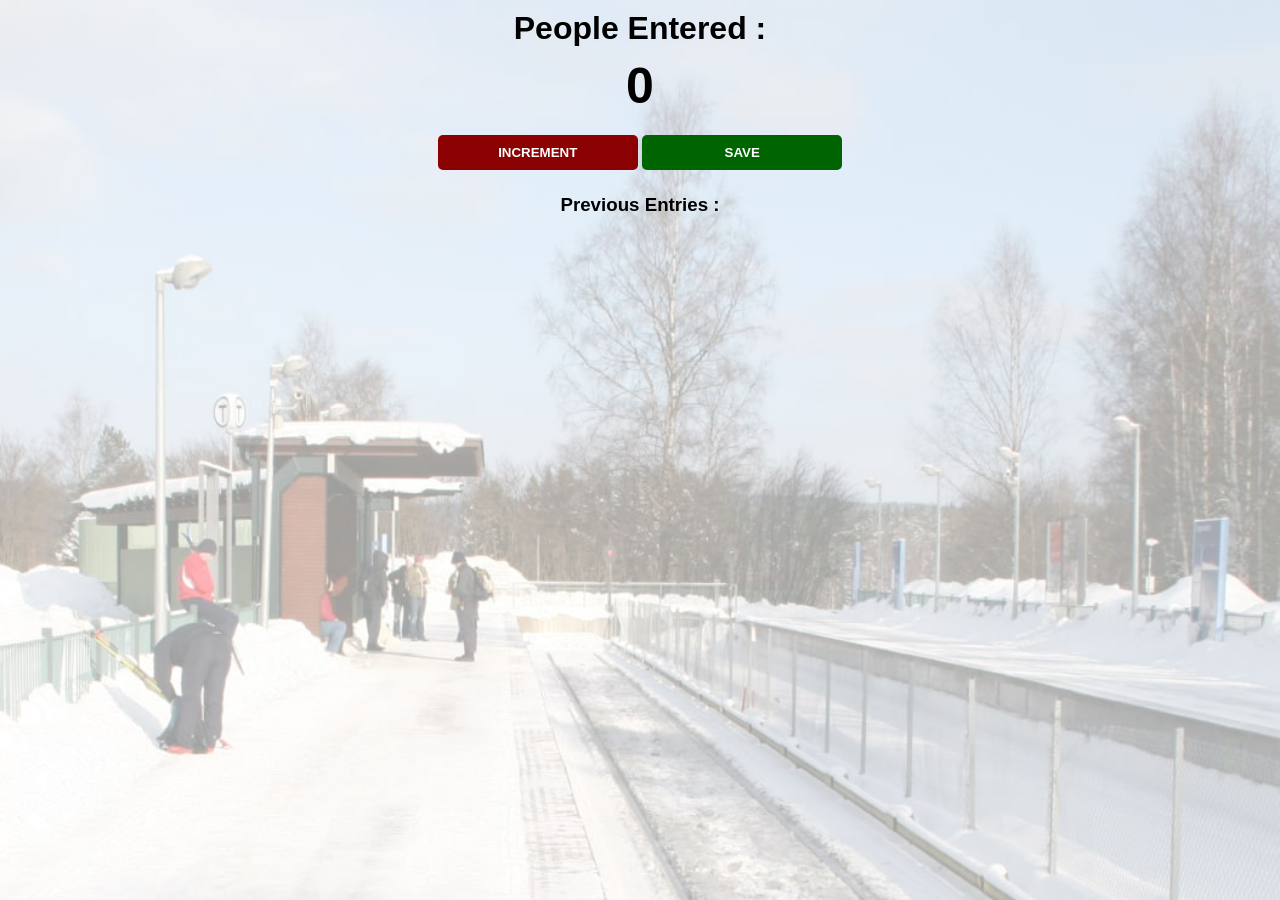
<file: f1/Javascript/index.html>
<html>
    <head>
        <link rel="stylesheet" href="index.css">
        <!-- <link rel="stylesheet" href="index.js"> -->
    </head>
    <body>
        <h1>People Entered :</h1>
        <h2 id="count-el">0</h2>
        <button id="increment-btn" onclick="increment()">INCREMENT</button>
        <button id="save-btn" onclick="save()">SAVE</button>
        <h3 id="save-el">Previous Entries : </h3>
        <script src="index.js"></script>
    </body>
</html>
</file>
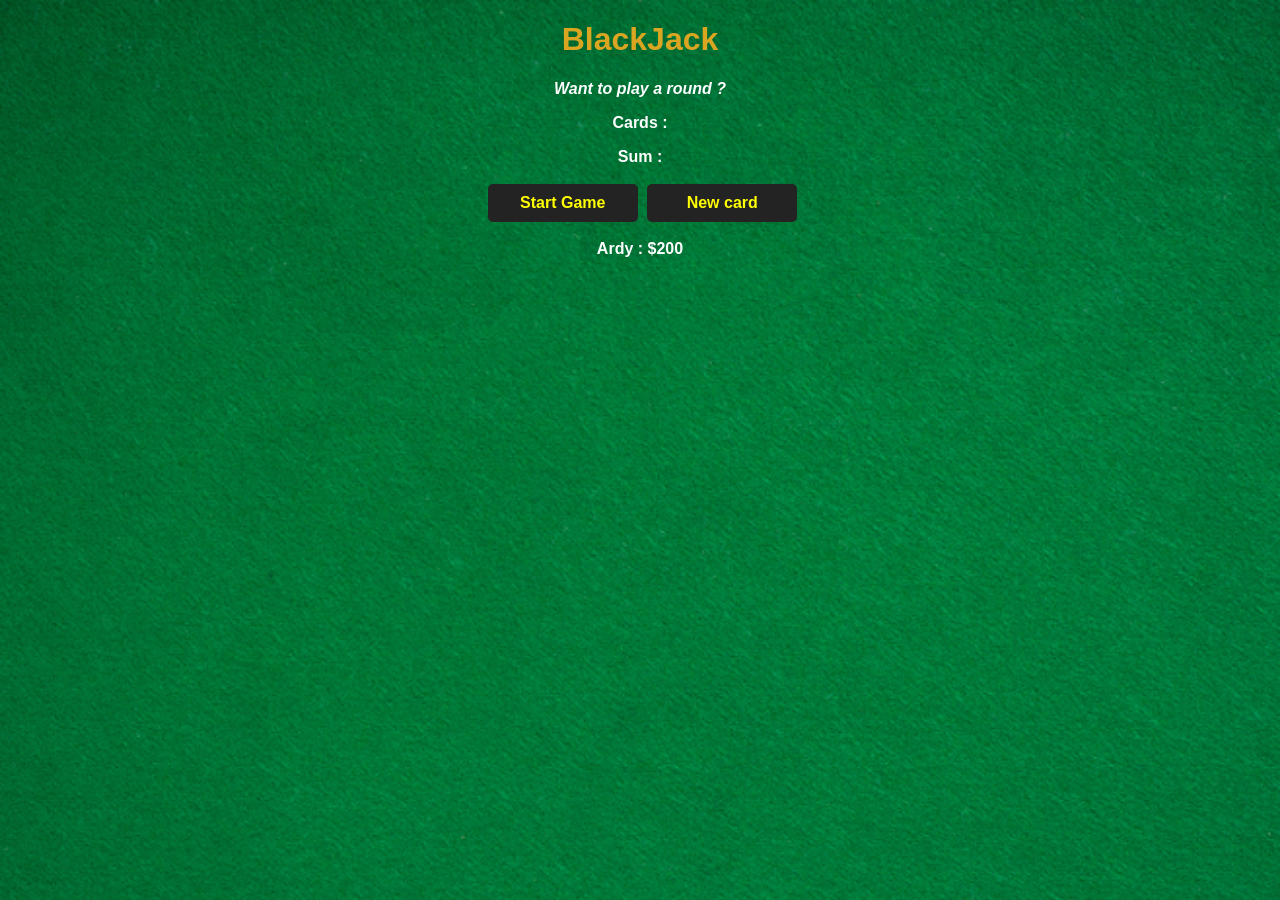
<file: f1/Javascript/Blackjack/index.html>
<!DOCTYPE html>
<html lang="en">
<head>
    <meta charset="UTF-8">
    <meta http-equiv="X-UA-Compatible" content="IE=edge">
    <link rel="stylesheet" href="index.css">
    <meta name="viewport" content="width=device-width, initial-scale=1.0">
    <title>BlackJack</title>
</head>
<body>
    <h1>BlackJack</h1>
    <p id="message-el">Want to play a round ?</p>
    <p id="card-el">Cards :</p>
    <p id="sum-el">Sum : </p>
    <button onclick="start_game()">Start Game</button>
    <button onclick="new_card()">New card</button>
    <p id="player-el"></p>
    <script src="index.js"></script>
</body>
</html>
</file>
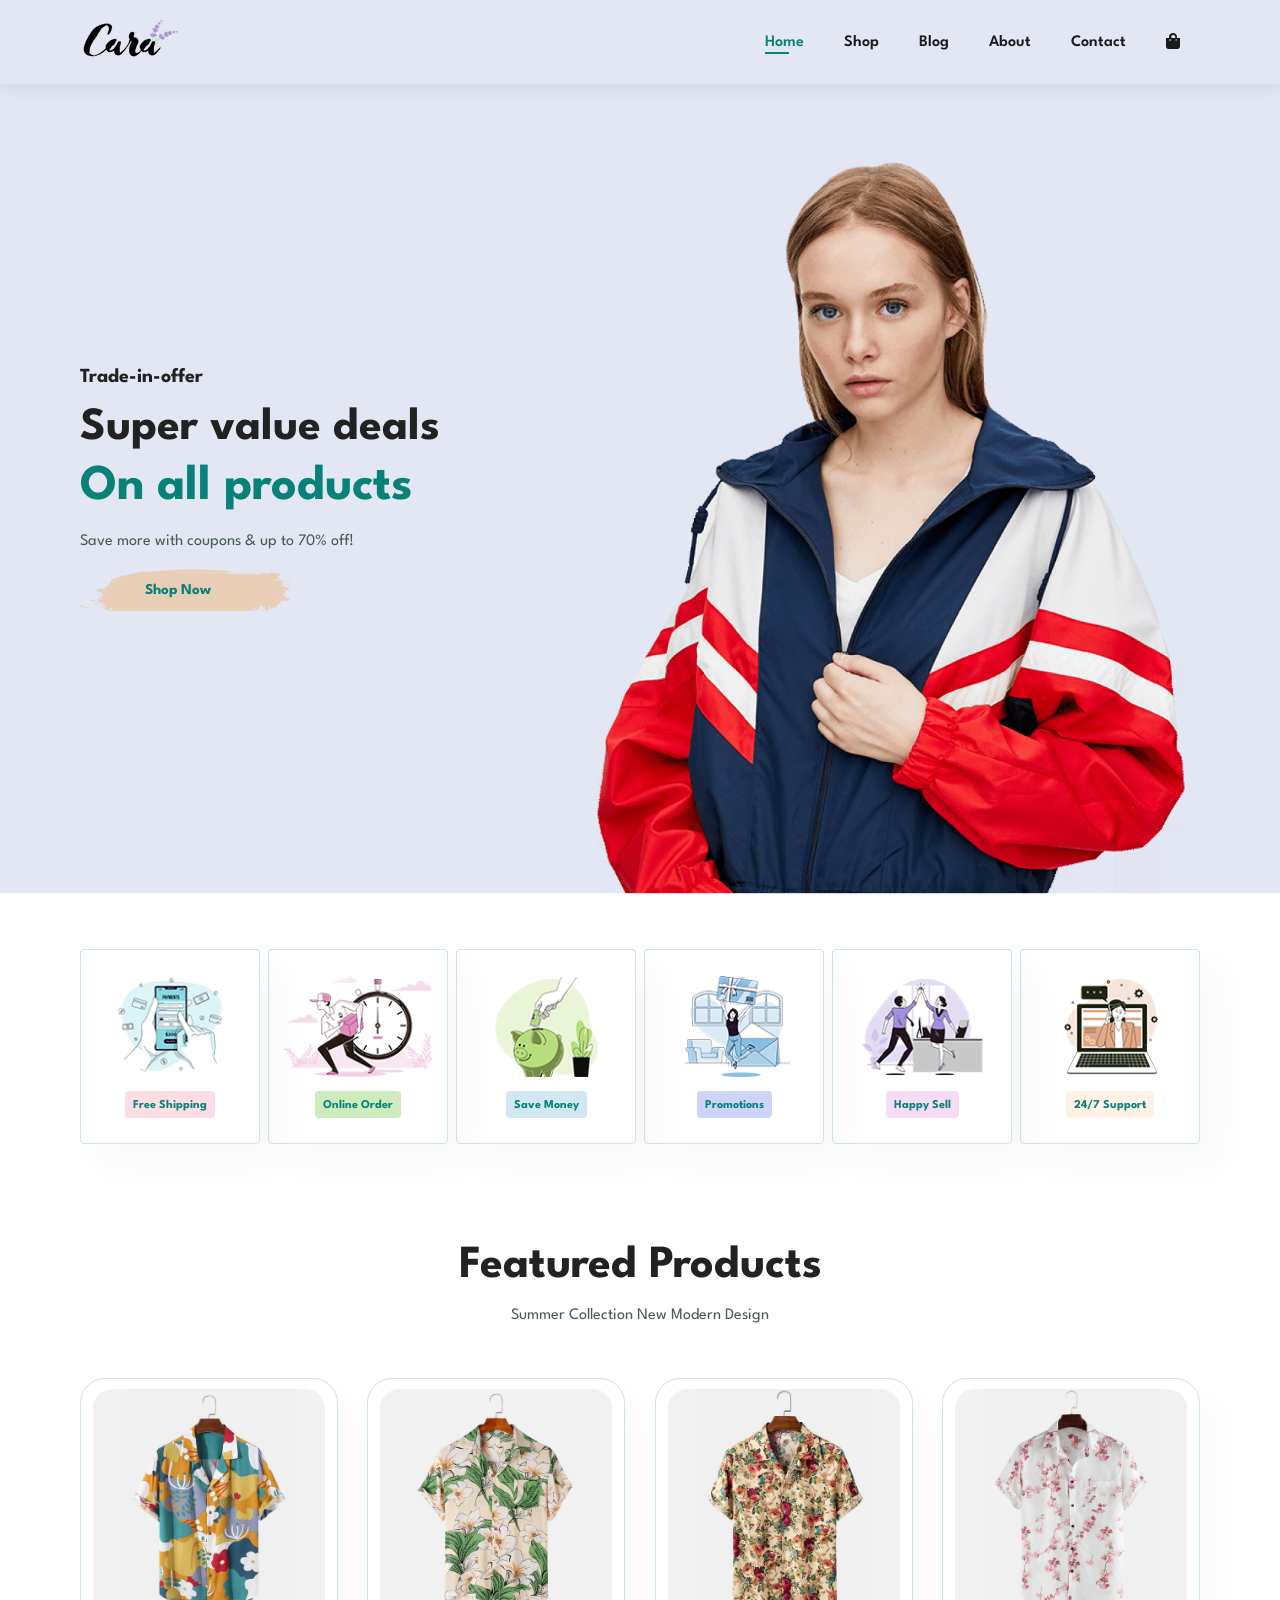
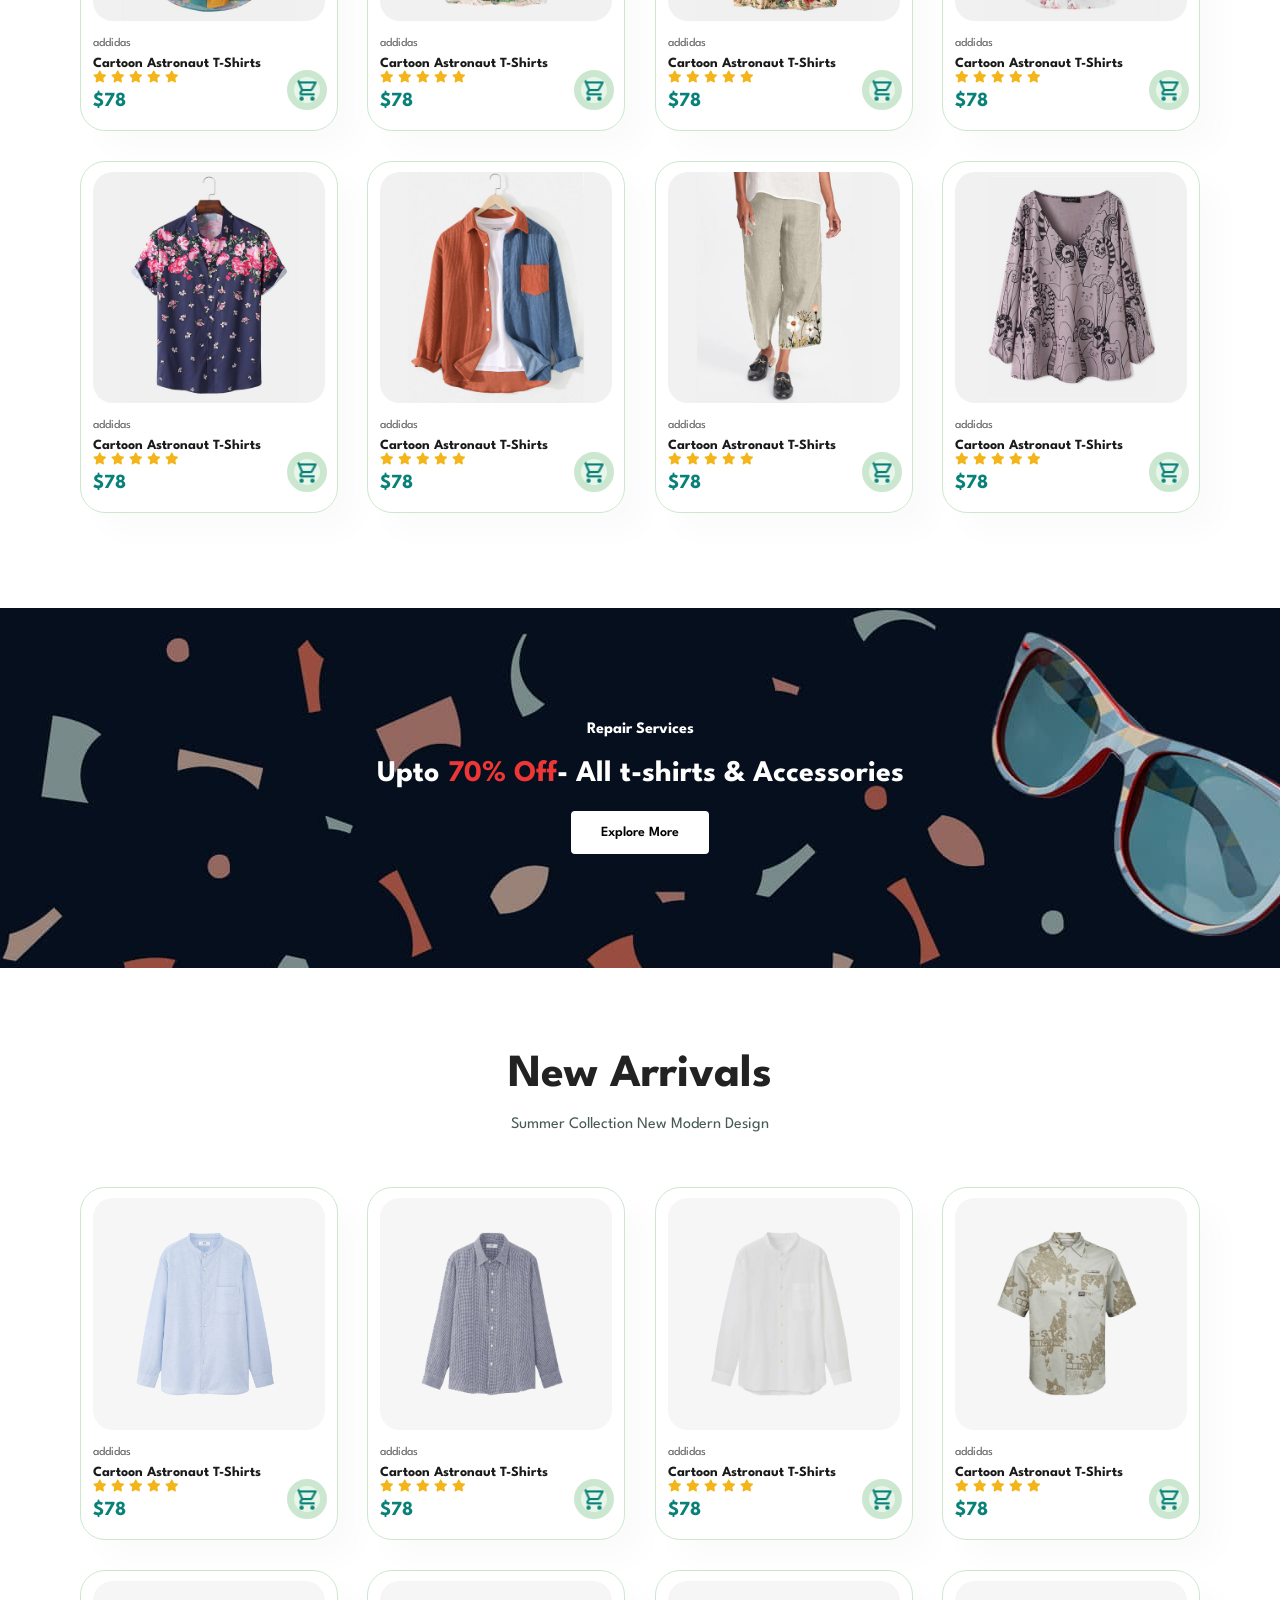
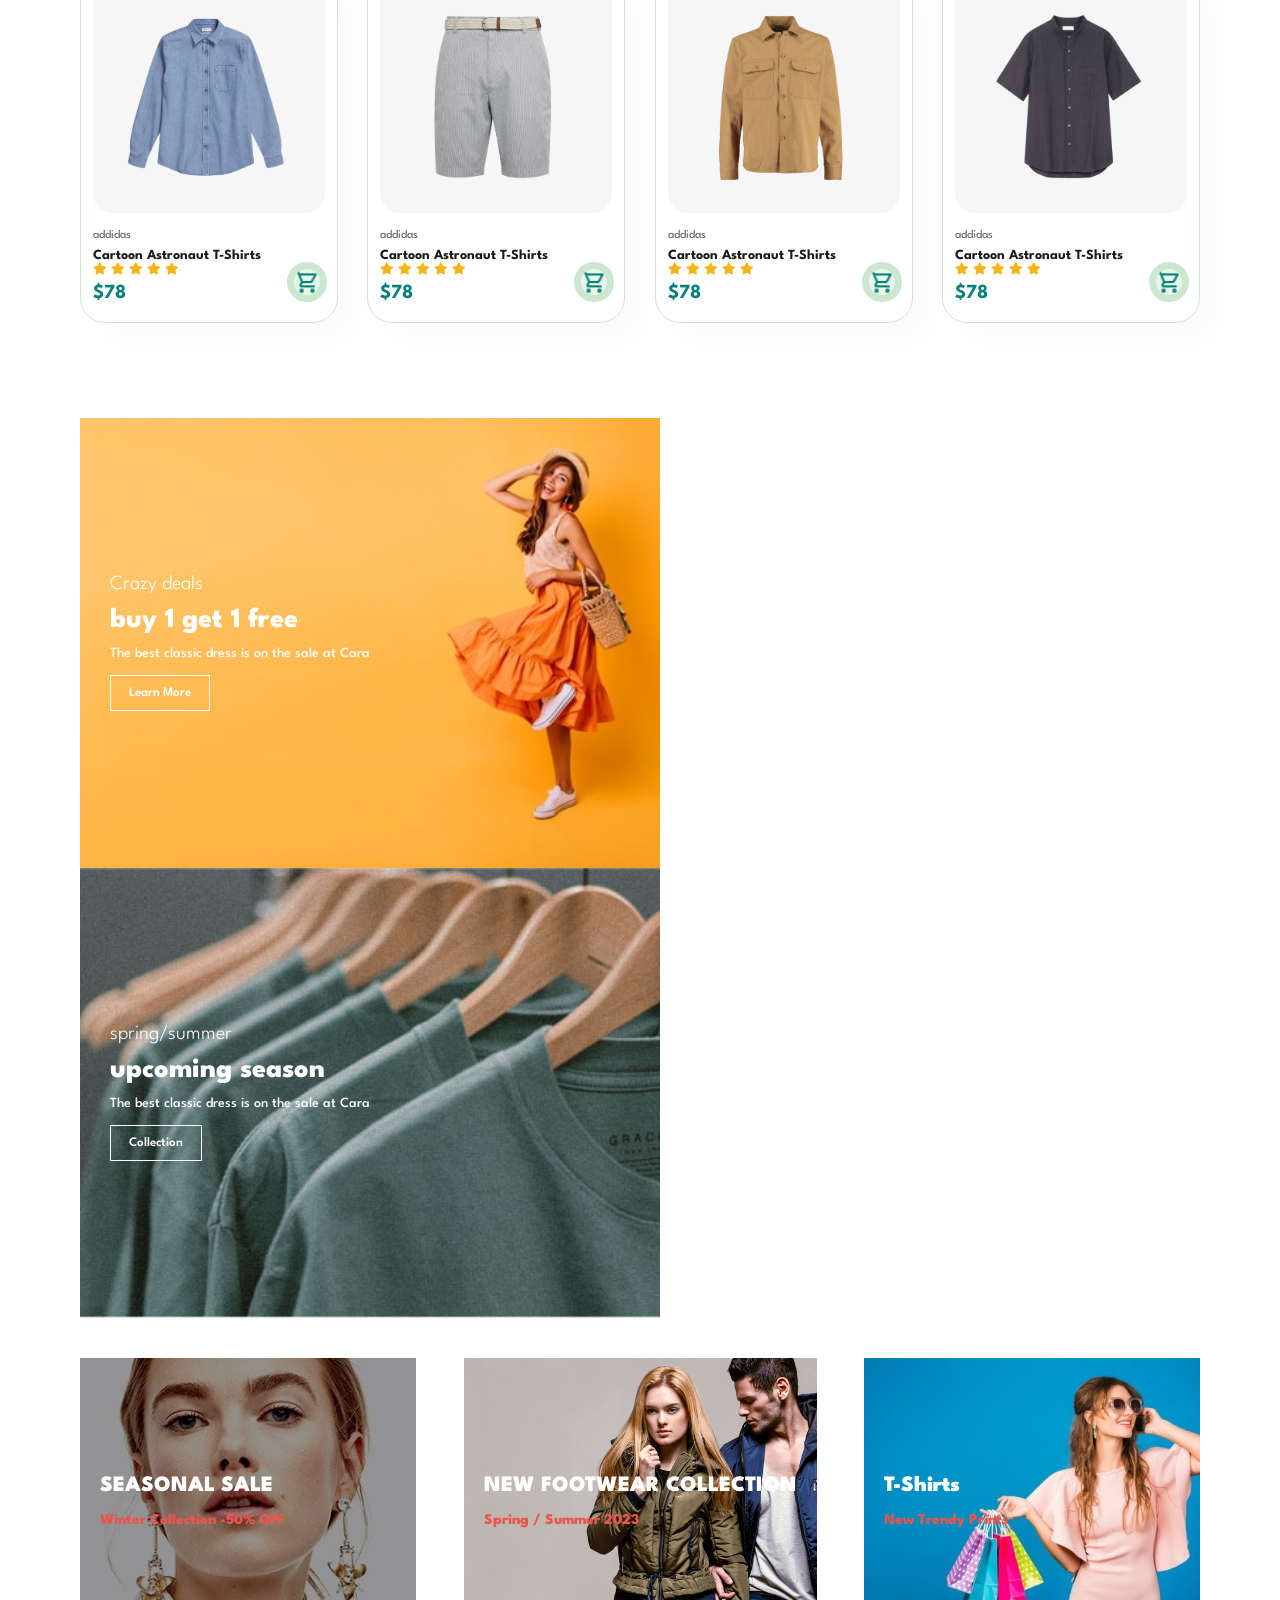
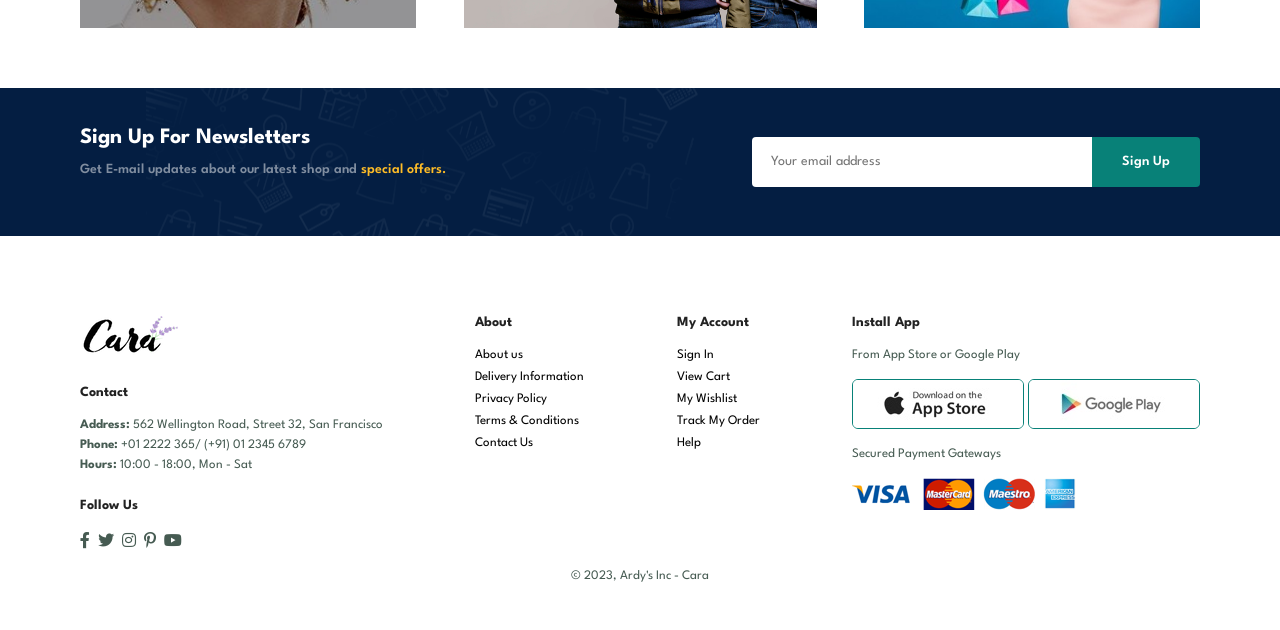
<file: f1/Javascript/Build-and-Deploy-Ecommerce-Website-main/index.html>
<!DOCTYPE html>
<html lang="en">

    <head>
        <meta charset="UTF-8">
        <meta http-equiv="X-UA-Compatible" content="IE=edge">
        <meta name="viewport" content="width=device-width, initial-scale=1.0">
        <title>Cara</title>
        <link rel="stylesheet" href="style.css">
        <link rel="stylesheet" href="https://use.fontawesome.com/releases/v5.15.4/css/all.css" /> 
    </head>

    <body>
        <section id="header">
            <a href="#"><img src="img/logo.png" alt=""></a>
            <div>
                <ul id="navbar">
                    <li><a class = "active" href="index.html">Home</a></li>
                    <li><a href="shop.html" >Shop</a></li>
                    <li><a href="blog.html" >Blog</a></li>
                    <li><a href="about.html" >About</a></li>
                    <li><a href="contact.html" >Contact</a></li>
                    <li id="lg-bag"><a href="cart.html"><i class="fas fa-shopping-bag"></i></a></li>
                    <a href="#" id="close"><i class="fas fa-times"></i></a>
                </ul>
            </div>
            <div id="mobile">
                <a href="cart.html"><i style="color:black;" class="fas fa-shopping-bag"></i></a>
                <i id="bar" class="fas fa-outdent"></i>
            </div>
        </section>
        <section id ="hero">
            <h4>Trade-in-offer</h4>
            <h2>Super value deals</h2>
            <h1>On all products</h1>
            <p>Save more with coupons & up to 70% off!</p>
            <button>Shop Now</button>
            
        </section>

        <section id="feature" class="section-p1">
            <div class="fe-box">
                <img src="img/features/f1.png" alt="">
                <h6>Free Shipping</h6>
            </div>
            <div class="fe-box">
                <img src="img/features/f2.png" alt="">
                <h6>Online Order</h6>
            </div>
            <div class="fe-box">
                <img src="img/features/f3.png" alt="">
                <h6>Save Money</h6>
            </div>
            <div class="fe-box">
                <img src="img/features/f4.png" alt="">
                <h6>Promotions</h6>
            </div>
            <div class="fe-box">
                <img src="img/features/f5.png" alt="">
                <h6>Happy Sell</h6>
            </div>
            <div class="fe-box">
                <img src="img/features/f6.png" alt="">
                <h6>24/7 Support</h6>
            </div>
        </section>

        <section id="product1" class="section-p1">
            <h2>Featured Products</h2>
            <p>Summer Collection New Modern Design</p>
            <div class="pro-container">
                <div class="pro">
                    <img src="img/products/f1.jpg" alt="">
                    <div class="des">
                        <span>addidas</span>
                        <h5>Cartoon Astronaut T-Shirts</h5>
                        <div class="star">
                            <i class="fas fa-star"></i>
                            <i class="fas fa-star"></i>
                            <i class="fas fa-star"></i>
                            <i class="fas fa-star"></i>
                            <i class="fas fa-star"></i>
                        </div>
                        <h4>$78</h4>
                    </div>
                    <a href="#"><img class="cart" src="img/cart.png" alt=""></a>
                </div>
                <div class="pro">
                    <img src="img/products/f2.jpg" alt="">
                    <div class="des">
                        <span>addidas</span>
                        <h5>Cartoon Astronaut T-Shirts</h5>
                        <div class="star">
                            <i class="fas fa-star"></i>
                            <i class="fas fa-star"></i>
                            <i class="fas fa-star"></i>
                            <i class="fas fa-star"></i>
                            <i class="fas fa-star"></i>
                        </div>
                        <h4>$78</h4>
                    </div>
                    <a href="#"><img class="cart" src="img/cart.png" alt=""></a>
                </div>
                <div class="pro">
                    <img src="img/products/f3.jpg" alt="">
                    <div class="des">
                        <span>addidas</span>
                        <h5>Cartoon Astronaut T-Shirts</h5>
                        <div class="star">
                            <i class="fas fa-star"></i>
                            <i class="fas fa-star"></i>
                            <i class="fas fa-star"></i>
                            <i class="fas fa-star"></i>
                            <i class="fas fa-star"></i>
                        </div>
                        <h4>$78</h4>
                    </div>
                    <a href="#"><img class="cart" src="img/cart.png" alt=""></a>
                </div>
                <div class="pro">
                    <img src="img/products/f4.jpg" alt="">
                    <div class="des">
                        <span>addidas</span>
                        <h5>Cartoon Astronaut T-Shirts</h5>
                        <div class="star">
                            <i class="fas fa-star"></i>
                            <i class="fas fa-star"></i>
                            <i class="fas fa-star"></i>
                            <i class="fas fa-star"></i>
                            <i class="fas fa-star"></i>
                        </div>
                        <h4>$78</h4>
                    </div>
                    <a href="#"><img class="cart" src="img/cart.png" alt=""></a>
                </div>
                <div class="pro">
                    <img src="img/products/f5.jpg" alt="">
                    <div class="des">
                        <span>addidas</span>
                        <h5>Cartoon Astronaut T-Shirts</h5>
                        <div class="star">
                            <i class="fas fa-star"></i>
                            <i class="fas fa-star"></i>
                            <i class="fas fa-star"></i>
                            <i class="fas fa-star"></i>
                            <i class="fas fa-star"></i>
                        </div>
                        <h4>$78</h4>
                    </div>
                    <a href="#"><img class="cart" src="img/cart.png" alt=""></a>
                </div>
                <div class="pro">
                    <img src="img/products/f6.jpg" alt="">
                    <div class="des">
                        <span>addidas</span>
                        <h5>Cartoon Astronaut T-Shirts</h5>
                        <div class="star">
                            <i class="fas fa-star"></i>
                            <i class="fas fa-star"></i>
                            <i class="fas fa-star"></i>
                            <i class="fas fa-star"></i>
                            <i class="fas fa-star"></i>
                        </div>
                        <h4>$78</h4>
                    </div>
                    <a href="#"><img class="cart" src="img/cart.png" alt=""></a>
                </div>
                <div class="pro">
                    <img src="img/products/f7.jpg" alt="">
                    <div class="des">
                        <span>addidas</span>
                        <h5>Cartoon Astronaut T-Shirts</h5>
                        <div class="star">
                            <i class="fas fa-star"></i>
                            <i class="fas fa-star"></i>
                            <i class="fas fa-star"></i>
                            <i class="fas fa-star"></i>
                            <i class="fas fa-star"></i>
                        </div>
                        <h4>$78</h4>
                    </div>
                    <a href="#"><img class="cart" src="img/cart.png" alt=""></a>
                </div>
                <div class="pro">
                    <img src="img/products/f8.jpg" alt="">
                    <div class="des">
                        <span>addidas</span>
                        <h5>Cartoon Astronaut T-Shirts</h5>
                        <div class="star">
                            <i class="fas fa-star"></i>
                            <i class="fas fa-star"></i>
                            <i class="fas fa-star"></i>
                            <i class="fas fa-star"></i>
                            <i class="fas fa-star"></i>
                        </div>
                        <h4>$78</h4>
                    </div>
                    <a href="#"><img class="cart" src="img/cart.png" alt=""></a>
                </div>
            </div>
        </section>
        <section id="banner" class="section-m1">
            <h6>Repair Services</h6>
            <h2>Upto <span>70% Off</span>- All t-shirts & Accessories</h2>
            <button class="normal">Explore More</button>
        </section>

        <section id="product1" class="section-p1">
            <h2>New Arrivals</h2>
            <p>Summer Collection New Modern Design</p>
            <div class="pro-container">
                <div class="pro">
                    <img src="img/products/n1.jpg" alt="">
                    <div class="des">
                        <span>addidas</span>
                        <h5>Cartoon Astronaut T-Shirts</h5>
                        <div class="star">
                            <i class="fas fa-star"></i>
                            <i class="fas fa-star"></i>
                            <i class="fas fa-star"></i>
                            <i class="fas fa-star"></i>
                            <i class="fas fa-star"></i>
                        </div>
                        <h4>$78</h4>
                    </div>
                    <a href="#"><img class="cart" src="img/cart.png" alt=""></a>
                </div>
                <div class="pro">
                    <img src="img/products/n2.jpg" alt="">
                    <div class="des">
                        <span>addidas</span>
                        <h5>Cartoon Astronaut T-Shirts</h5>
                        <div class="star">
                            <i class="fas fa-star"></i>
                            <i class="fas fa-star"></i>
                            <i class="fas fa-star"></i>
                            <i class="fas fa-star"></i>
                            <i class="fas fa-star"></i>
                        </div>
                        <h4>$78</h4>
                    </div>
                    <a href="#"><img class="cart" src="img/cart.png" alt=""></a>
                </div>
                <div class="pro">
                    <img src="img/products/n3.jpg" alt="">
                    <div class="des">
                        <span>addidas</span>
                        <h5>Cartoon Astronaut T-Shirts</h5>
                        <div class="star">
                            <i class="fas fa-star"></i>
                            <i class="fas fa-star"></i>
                            <i class="fas fa-star"></i>
                            <i class="fas fa-star"></i>
                            <i class="fas fa-star"></i>
                        </div>
                        <h4>$78</h4>
                    </div>
                    <a href="#"><img class="cart" src="img/cart.png" alt=""></a>
                </div>
                <div class="pro">
                    <img src="img/products/n4.jpg" alt="">
                    <div class="des">
                        <span>addidas</span>
                        <h5>Cartoon Astronaut T-Shirts</h5>
                        <div class="star">
                            <i class="fas fa-star"></i>
                            <i class="fas fa-star"></i>
                            <i class="fas fa-star"></i>
                            <i class="fas fa-star"></i>
                            <i class="fas fa-star"></i>
                        </div>
                        <h4>$78</h4>
                    </div>
                    <a href="#"><img class="cart" src="img/cart.png" alt=""></a>
                </div>
                <div class="pro">
                    <img src="img/products/n5.jpg" alt="">
                    <div class="des">
                        <span>addidas</span>
                        <h5>Cartoon Astronaut T-Shirts</h5>
                        <div class="star">
                            <i class="fas fa-star"></i>
                            <i class="fas fa-star"></i>
                            <i class="fas fa-star"></i>
                            <i class="fas fa-star"></i>
                            <i class="fas fa-star"></i>
                        </div>
                        <h4>$78</h4>
                    </div>
                    <a href="#"><img class="cart" src="img/cart.png" alt=""></a>
                </div>
                <div class="pro">
                    <img src="img/products/n6.jpg" alt="">
                    <div class="des">
                        <span>addidas</span>
                        <h5>Cartoon Astronaut T-Shirts</h5>
                        <div class="star">
                            <i class="fas fa-star"></i>
                            <i class="fas fa-star"></i>
                            <i class="fas fa-star"></i>
                            <i class="fas fa-star"></i>
                            <i class="fas fa-star"></i>
                        </div>
                        <h4>$78</h4>
                    </div>
                    <a href="#"><img class="cart" src="img/cart.png" alt=""></a>
                </div>
                <div class="pro">
                    <img src="img/products/n7.jpg" alt="">
                    <div class="des">
                        <span>addidas</span>
                        <h5>Cartoon Astronaut T-Shirts</h5>
                        <div class="star">
                            <i class="fas fa-star"></i>
                            <i class="fas fa-star"></i>
                            <i class="fas fa-star"></i>
                            <i class="fas fa-star"></i>
                            <i class="fas fa-star"></i>
                        </div>
                        <h4>$78</h4>
                    </div>
                    <a href="#"><img class="cart" src="img/cart.png" alt=""></a>
                </div>
                <div class="pro">
                    <img src="img/products/n8.jpg" alt="">
                    <div class="des">
                        <span>addidas</span>
                        <h5>Cartoon Astronaut T-Shirts</h5>
                        <div class="star">
                            <i class="fas fa-star"></i>
                            <i class="fas fa-star"></i>
                            <i class="fas fa-star"></i>
                            <i class="fas fa-star"></i>
                            <i class="fas fa-star"></i>
                        </div>
                        <h4>$78</h4>
                    </div>
                    <a href="#"><img class="cart" src="img/cart.png" alt=""></a>
                </div>
            </div>
        </section>

        <section id="sm-banner" class="section-p1">
            <div class="banner-box">
                <h4>Crazy deals</h4>
                <h2>buy 1 get 1 free</h2>
                <span>The best classic dress is on the sale at Cara</span>
                <button class="white">Learn More</button>
            </div>
            <div class="banner-box banner-box2">
                <h4>spring/summer</h4>
                <h2>upcoming season</h2>
                <span>The best classic dress is on the sale at Cara</span>
                <button class="white">Collection</button>
            </div>
        </section>
        <section id="banner3">
            <div class="banner-box">
                <h2>SEASONAL SALE</h2>
                <h3>Winter Collection -50% OFF</h3>
            </div>
            <div class="banner-box banner-box2">
                <h2>NEW FOOTWEAR COLLECTION</h2>
                <h3>Spring / Summer 2023</h3>
            </div>
            <div class="banner-box banner-box3">
                <h2>T-Shirts</h2>
                <h3>New Trendy Prints</h3>
            </div>
        </section>

        <section id="newsletter" class="section-p1 section-m1">
            <div class="newstext">
                <h4>Sign Up For Newsletters</h4>
                <p>Get E-mail updates about our latest shop and <span>special offers.</span></p>
            </div>
            <div class="form">
                <input type="text" placeholder="Your email address">
                <button class="normal">Sign Up</button>
            </div>
        </section>

        <footer class="section-p1">
            <div class="col">
                <img class="logo" src="img/logo.png" alt="">
                <h4>Contact</h4>
                <p><strong>Address: </strong>562 Wellington Road, Street 32, San Francisco</p>
                <p><strong>Phone: </strong>+01 2222 365/ (+91) 01 2345 6789</p>
                <p><strong>Hours: </strong>10:00 - 18:00, Mon - Sat</p>
                <div class="follow">
                    <h4>Follow Us</h4>
                    <div class="icon">
                        <i class="fab fa-facebook-f"></i>
                        <i class="fab fa-twitter"></i>
                        <i class="fab fa-instagram"></i>
                        <i class="fab fa-pinterest-p"></i>
                        <i class="fab fa-youtube"></i>
                    </div>
                </div>
            </div>

            <div class="col">
                <h4>About</h4>
                <a href="#">About us</a>
                <a href="#">Delivery Information</a>
                <a href="#">Privacy Policy</a>
                <a href="#">Terms & Conditions</a>
                <a href="#">Contact Us</a>
            </div>

            <div class="col">
                <h4>My Account</h4>
                <a href="#">Sign In</a>
                <a href="#">View Cart</a>
                <a href="#">My Wishlist</a>
                <a href="#">Track My Order</a>
                <a href="#">Help</a>
            </div>

            <div class="col install">
                <h4>Install App</h4>
                <p>From App Store or Google Play</p>
                <div class="row">
                    <img src="img/pay/app.jpg" alt="">
                    <img src="img/pay/play.jpg" alt="">
                </div>
                <p>Secured Payment Gateways</p>
                <img src="img/pay/pay.png" alt="">
            </div>

            <div class="copyright">
                <p>© 2023, Ardy's Inc - Cara</p>
            </div>
        </footer>
        <script src="script.js"></script>
    </body>

</html>
</file>
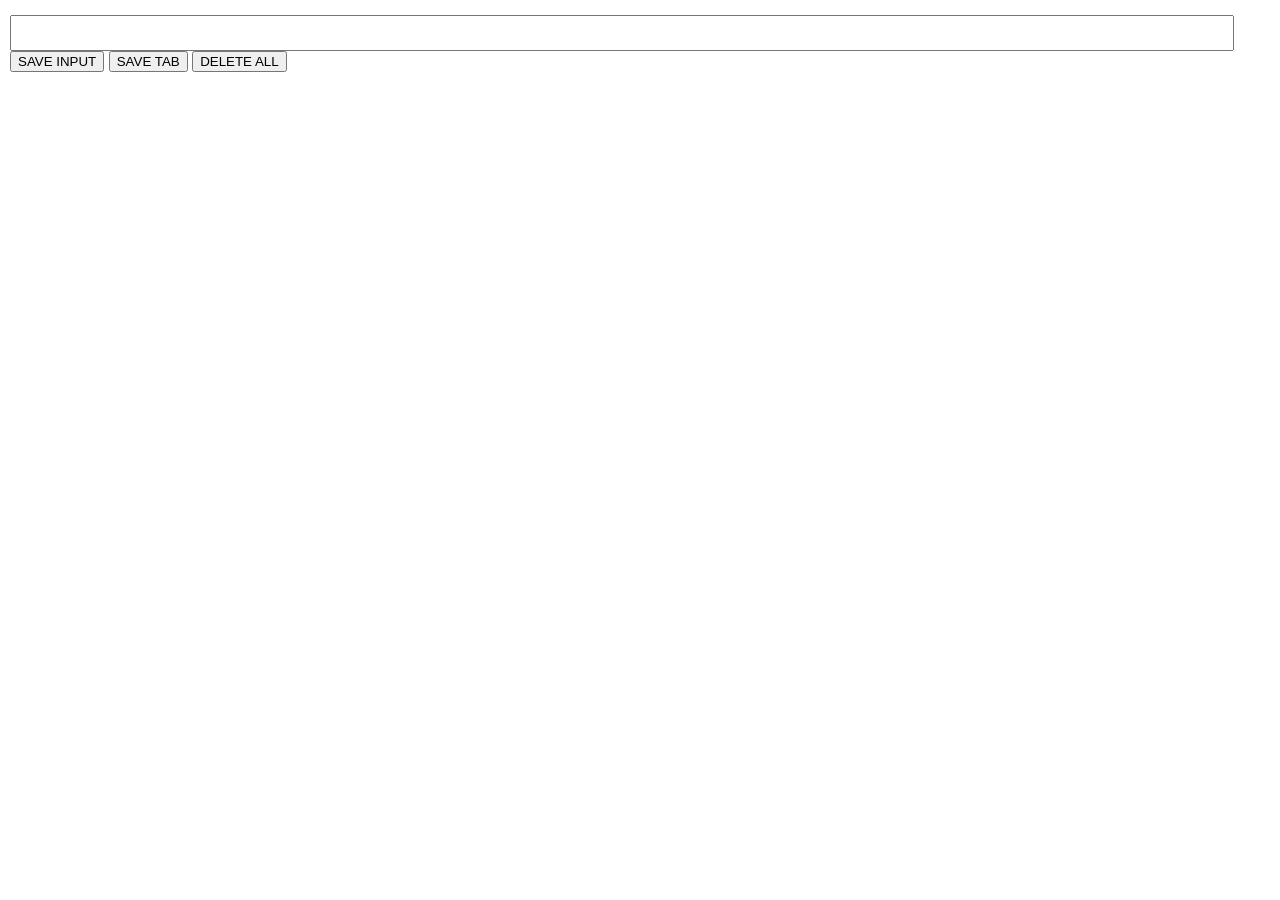
<file: f1/Javascript/My Lead Tracker/index.html>
<!DOCTYPE html>
<html lang="en">
<head>
    <meta charset="UTF-8">
    <meta http-equiv="X-UA-Compatible" content="IE=edge">
    <meta name="viewport" content="width=device-width, initial-scale=1.0">
    <link rel="stylesheet" href="index.css">
    <title>Lead Tracker</title>
</head>
<body>
    <input id="input-el" type="text">
    <button class = "btn" id="save-el">SAVE INPUT</button>
    <button class = "btn" id="tab-el">SAVE TAB</button>
    <button class = "btn" id="del-el">DELETE ALL</button>
</body>
</html>
</file>
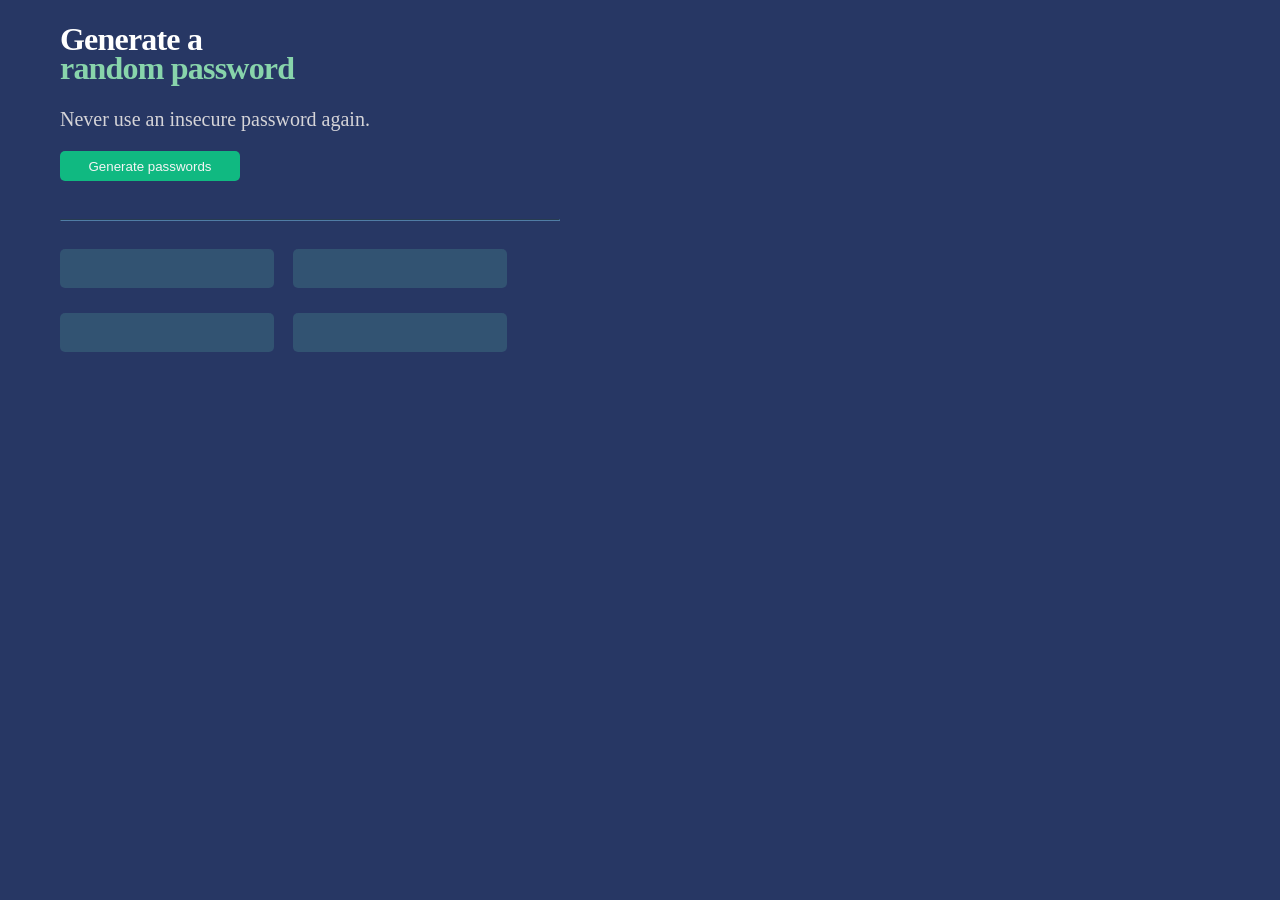
<file: f1/Javascript/Password Generator/index.html>
<!DOCTYPE html>
<html lang="en">
<head>
    <meta charset="UTF-8">
    <meta http-equiv="X-UA-Compatible" content="IE=edge">
    <meta name="viewport" content="width=device-width, initial-scale=1.0">
    <link rel="stylesheet" href="./index.css">
    <title>Password Generator</title>
</head>
<body>
    <h1 id="h1">Generate a</h1>
    <h1 id="h2">random password</h1>
    <p id="p_tag">Never use an insecure password again.</p>
    <button id="gen_pas-el" onclick="generate_passwords()">Generate passwords</button>
    <hr>
    <div>
        <p id="p1" class="pass"></p>
        <p id="p2" class="pass"></p>
    </div>
    <div>
        <p id="p3" class="pass"></p>
        <p id="p4" class="pass"></p>
    </div>

    <script src="./index.js"></script>
</body>
</html>
</file>
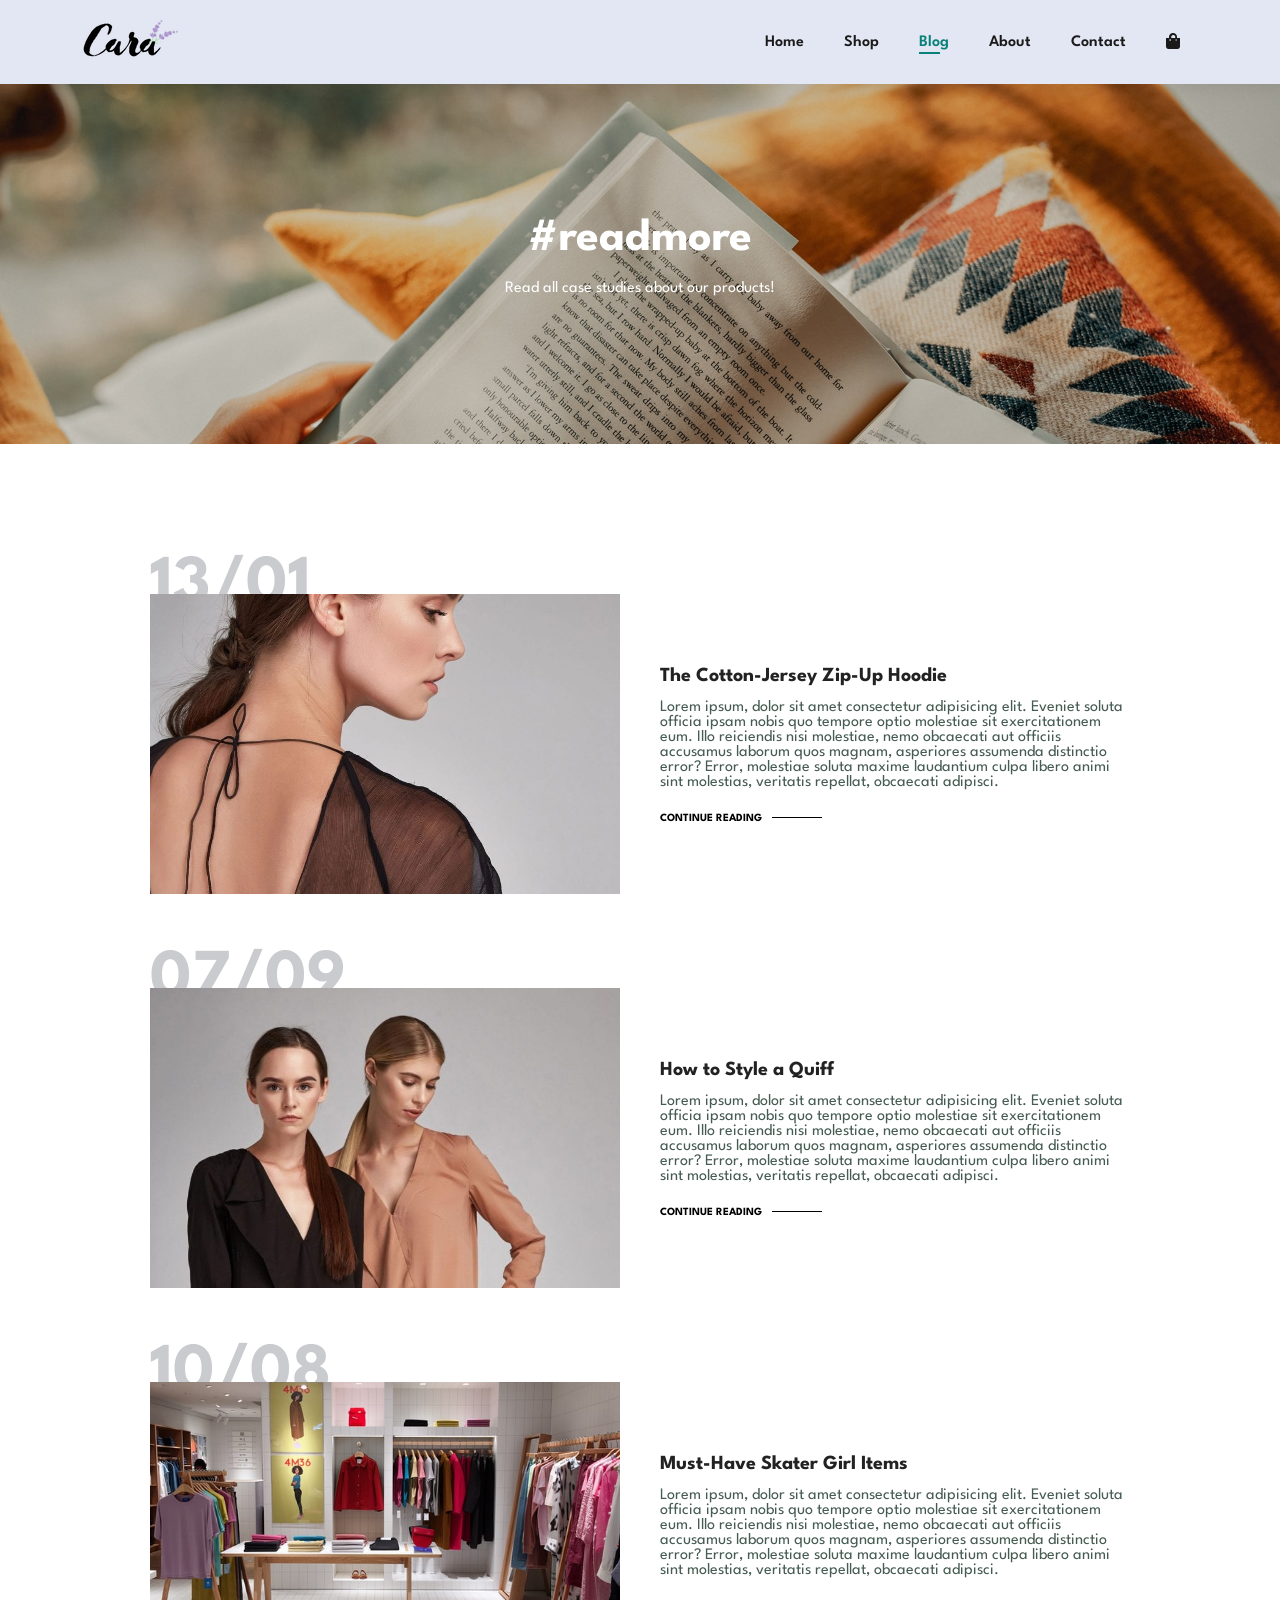
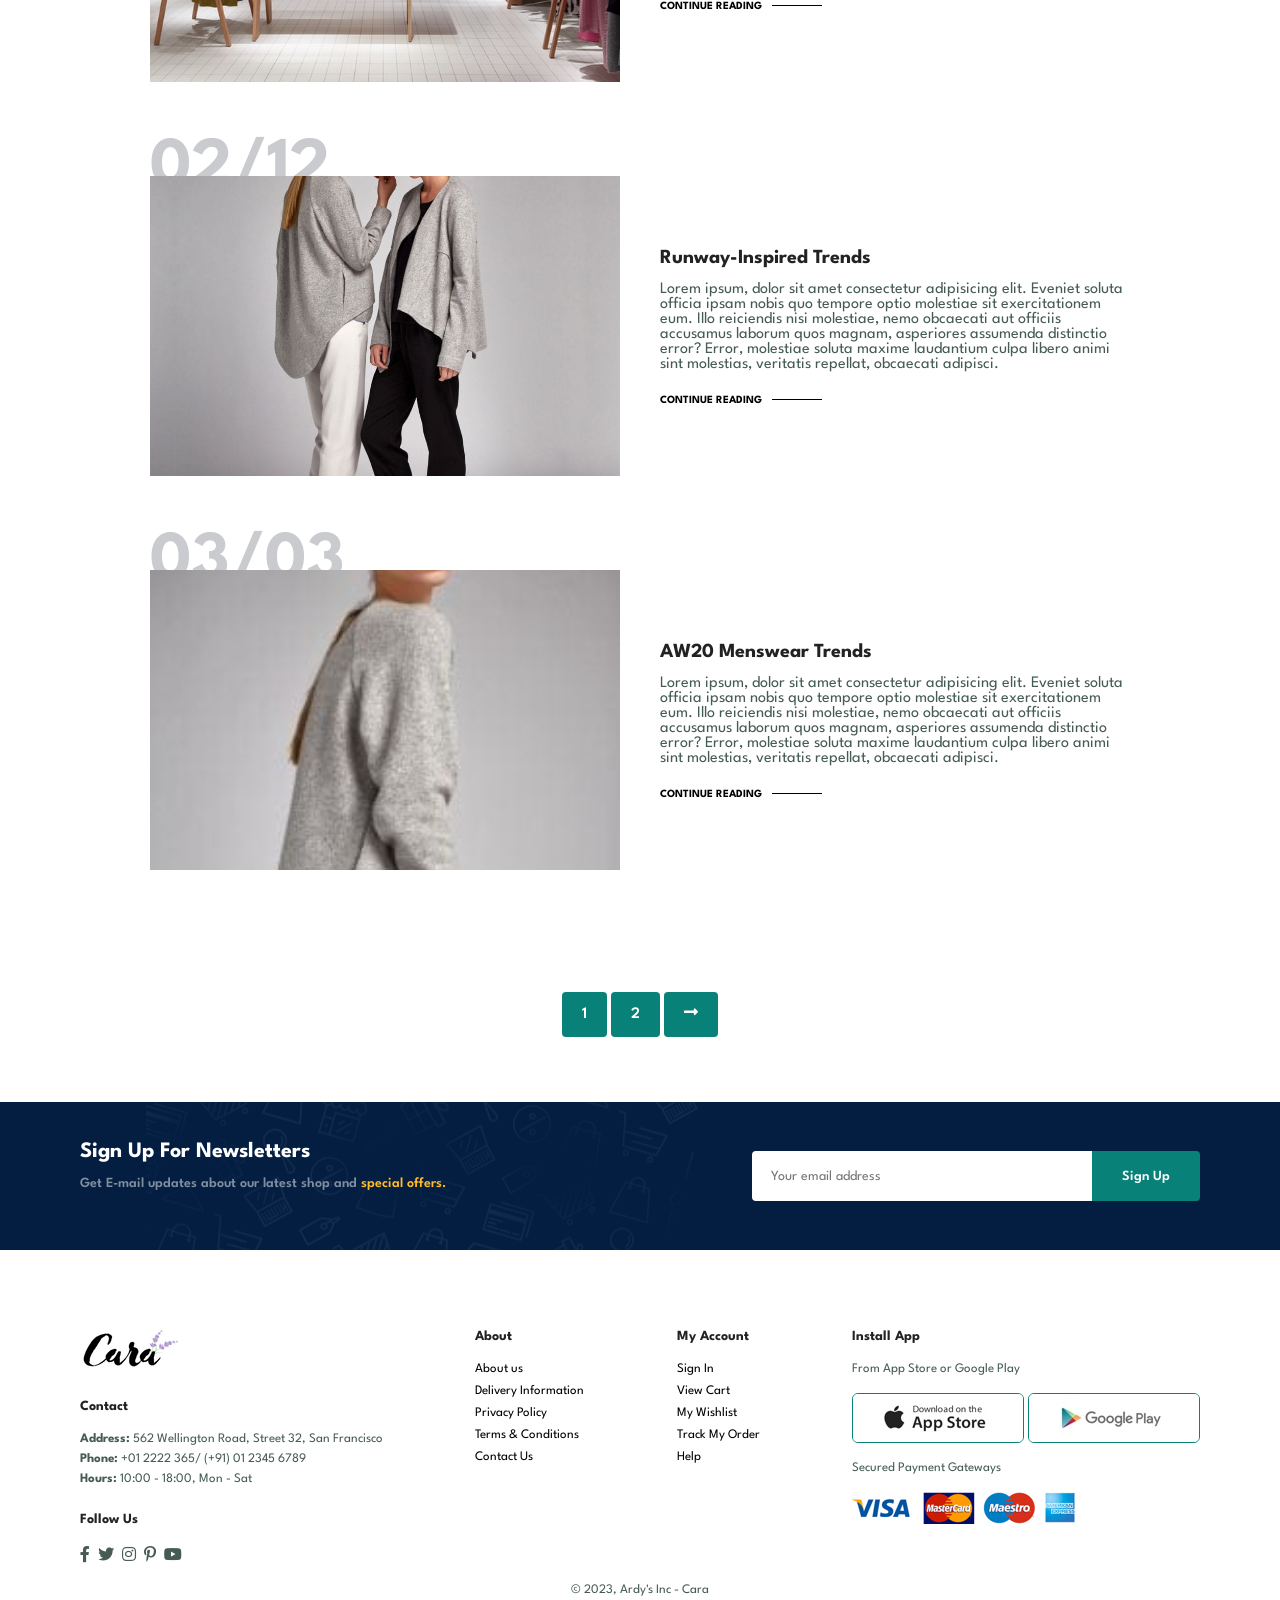
<file: f1/Javascript/Build-and-Deploy-Ecommerce-Website-main/blog.html>
<!DOCTYPE html>
<html lang="en">

    <head>
        <meta charset="UTF-8">
        <meta http-equiv="X-UA-Compatible" content="IE=edge">
        <meta name="viewport" content="width=device-width, initial-scale=1.0">
        <title>Cara</title>
        <link rel="stylesheet" href="style.css">
        <link rel="stylesheet" href="https://use.fontawesome.com/releases/v5.15.4/css/all.css" /> 
    </head>

    <body>
        <section id="header">
            <a href="#"><img src="img/logo.png" alt=""></a>
            <div>
                <ul id="navbar">
                    <li><a href="index.html">Home</a></li>
                    <li><a href="shop.html" >Shop</a></li>
                    <li><a class = "active" href="blog.html" >Blog</a></li>
                    <li><a href="about.html" >About</a></li>
                    <li><a href="contact.html" >Contact</a></li>
                    <li id="lg-bag"><a href="cart.html"><i class="fas fa-shopping-bag"></i></a></li>
                    <a href="#" id="close"><i class="fas fa-times"></i></a>
                </ul>
            </div>
            <div id="mobile">
                <a href="cart.html"><i style="color:black;" class="fas fa-shopping-bag"></i></a>
                <i id="bar" class="fas fa-outdent"></i>
            </div>
        </section>
        <section id ="page-header" class="blog-header">
            <h2>#readmore</h2>
            <p>Read all case studies about our products!</p>
            
        </section>

        <section id="blog">
            <div class="blog-box">
                <div class="blog-img">
                    <img src="img/blog/b1.jpg" alt="">
                </div>
                <div class="blog-details">
                    <h4>The Cotton-Jersey Zip-Up Hoodie</h4>
                    <p>Lorem ipsum, dolor sit amet consectetur adipisicing elit. Eveniet soluta officia 
                        ipsam nobis quo tempore optio molestiae sit exercitationem eum. 
                        Illo reiciendis nisi molestiae, nemo obcaecati aut officiis accusamus laborum quos magnam, 
                        asperiores assumenda distinctio error? Error, molestiae soluta maxime laudantium culpa 
                        libero animi sint molestias, veritatis repellat, obcaecati adipisci.</p>
                        <a href="#">CONTINUE READING</a>
                </div>
                <h1>13/01</h1>

            </div>

            <div class="blog-box">
                <div class="blog-img">
                    <img src="img/blog/b2.jpg" alt="">
                </div>
                <div class="blog-details">
                    <h4>How to Style a Quiff</h4>
                    <p>Lorem ipsum, dolor sit amet consectetur adipisicing elit. Eveniet soluta officia 
                        ipsam nobis quo tempore optio molestiae sit exercitationem eum. 
                        Illo reiciendis nisi molestiae, nemo obcaecati aut officiis accusamus laborum quos magnam, 
                        asperiores assumenda distinctio error? Error, molestiae soluta maxime laudantium culpa 
                        libero animi sint molestias, veritatis repellat, obcaecati adipisci.</p>
                        <a href="#">CONTINUE READING</a>
                </div>
                <h1>07/09</h1>

            </div>

            <div class="blog-box">
                <div class="blog-img">
                    <img src="img/blog/b3.jpg" alt="">
                </div>
                <div class="blog-details">
                    <h4>Must-Have Skater Girl Items</h4>
                    <p>Lorem ipsum, dolor sit amet consectetur adipisicing elit. Eveniet soluta officia 
                        ipsam nobis quo tempore optio molestiae sit exercitationem eum. 
                        Illo reiciendis nisi molestiae, nemo obcaecati aut officiis accusamus laborum quos magnam, 
                        asperiores assumenda distinctio error? Error, molestiae soluta maxime laudantium culpa 
                        libero animi sint molestias, veritatis repellat, obcaecati adipisci.</p>
                        <a href="#">CONTINUE READING</a>
                </div>
                <h1>10/08</h1>

            </div>

            <div class="blog-box">
                <div class="blog-img">
                    <img src="img/blog/b4.jpg" alt="">
                </div>
                <div class="blog-details">
                    <h4>Runway-Inspired Trends</h4>
                    <p>Lorem ipsum, dolor sit amet consectetur adipisicing elit. Eveniet soluta officia 
                        ipsam nobis quo tempore optio molestiae sit exercitationem eum. 
                        Illo reiciendis nisi molestiae, nemo obcaecati aut officiis accusamus laborum quos magnam, 
                        asperiores assumenda distinctio error? Error, molestiae soluta maxime laudantium culpa 
                        libero animi sint molestias, veritatis repellat, obcaecati adipisci.</p>
                        <a href="#">CONTINUE READING</a>
                </div>
                <h1>02/12</h1>

            </div>

            <div class="blog-box">
                <div class="blog-img">
                    <img src="img/blog/b5.jpg" alt="">
                </div>
                <div class="blog-details">
                    <h4>AW20 Menswear Trends</h4>
                    <p>Lorem ipsum, dolor sit amet consectetur adipisicing elit. Eveniet soluta officia 
                        ipsam nobis quo tempore optio molestiae sit exercitationem eum. 
                        Illo reiciendis nisi molestiae, nemo obcaecati aut officiis accusamus laborum quos magnam, 
                        asperiores assumenda distinctio error? Error, molestiae soluta maxime laudantium culpa 
                        libero animi sint molestias, veritatis repellat, obcaecati adipisci.</p>
                        <a href="#">CONTINUE READING</a>
                </div>
                <h1>03/03</h1>

            </div>
        </section>

        <section class="section-p1" id="pagination">
            <a href="#">1</a>
            <a href="#">2</a>
            <a href="#"><i class="fas fa-long-arrow-alt-right"></i></a>
        </section>

        <section id="newsletter" class="section-p1 section-m1">
            <div class="newstext">
                <h4>Sign Up For Newsletters</h4>
                <p>Get E-mail updates about our latest shop and <span>special offers.</span></p>
            </div>
            <div class="form">
                <input type="text" placeholder="Your email address">
                <button class="normal">Sign Up</button>
            </div>
        </section>

        <footer class="section-p1">
            <div class="col">
                <img class="logo" src="img/logo.png" alt="">
                <h4>Contact</h4>
                <p><strong>Address: </strong>562 Wellington Road, Street 32, San Francisco</p>
                <p><strong>Phone: </strong>+01 2222 365/ (+91) 01 2345 6789</p>
                <p><strong>Hours: </strong>10:00 - 18:00, Mon - Sat</p>
                <div class="follow">
                    <h4>Follow Us</h4>
                    <div class="icon">
                        <i class="fab fa-facebook-f"></i>
                        <i class="fab fa-twitter"></i>
                        <i class="fab fa-instagram"></i>
                        <i class="fab fa-pinterest-p"></i>
                        <i class="fab fa-youtube"></i>
                    </div>
                </div>
            </div>

            <div class="col">
                <h4>About</h4>
                <a href="#">About us</a>
                <a href="#">Delivery Information</a>
                <a href="#">Privacy Policy</a>
                <a href="#">Terms & Conditions</a>
                <a href="#">Contact Us</a>
            </div>

            <div class="col">
                <h4>My Account</h4>
                <a href="#">Sign In</a>
                <a href="#">View Cart</a>
                <a href="#">My Wishlist</a>
                <a href="#">Track My Order</a>
                <a href="#">Help</a>
            </div>

            <div class="col install">
                <h4>Install App</h4>
                <p>From App Store or Google Play</p>
                <div class="row">
                    <img src="img/pay/app.jpg" alt="">
                    <img src="img/pay/play.jpg" alt="">
                </div>
                <p>Secured Payment Gateways</p>
                <img src="img/pay/pay.png" alt="">
            </div>

            <div class="copyright">
                <p>© 2023, Ardy's Inc - Cara</p>
            </div>
        </footer>
        <script src="script.js"></script>
    </body>

</html>
</file>
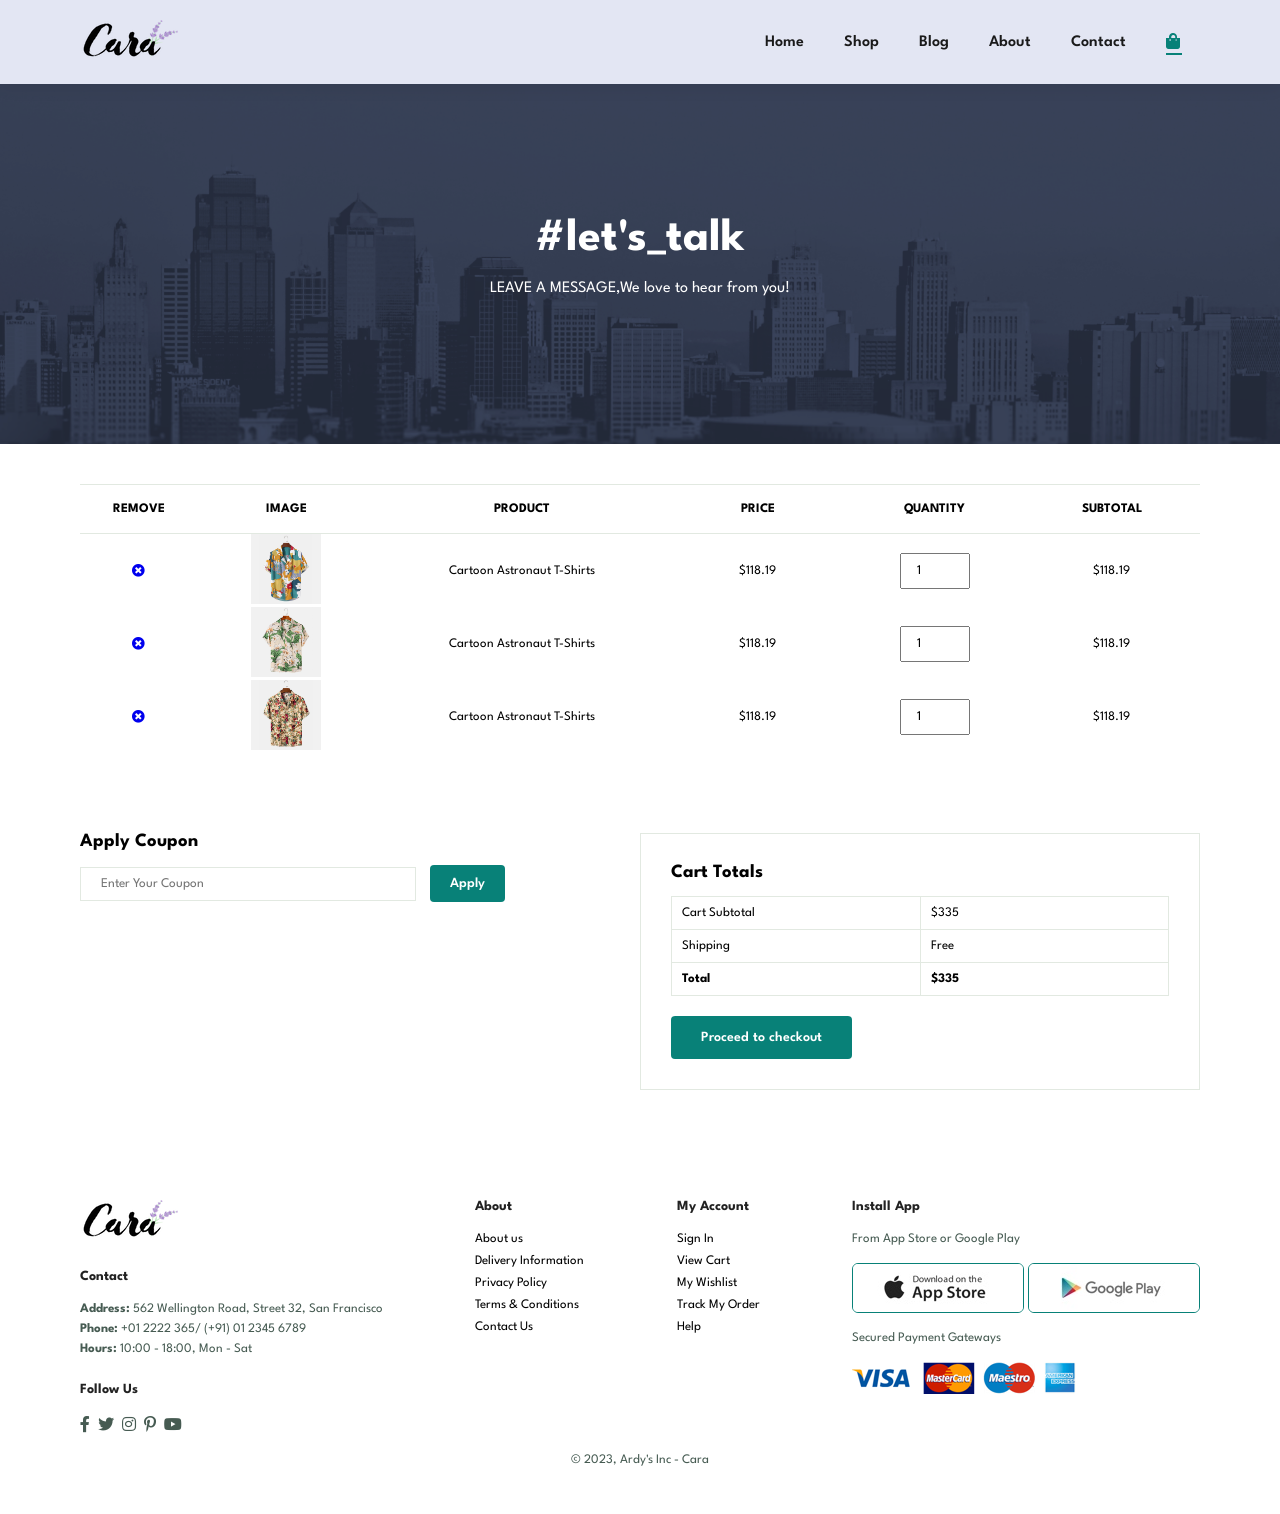
<file: f1/Javascript/Build-and-Deploy-Ecommerce-Website-main/cart.html>
<!DOCTYPE html>
<html lang="en">

    <head>
        <meta charset="UTF-8">
        <meta http-equiv="X-UA-Compatible" content="IE=edge">
        <meta name="viewport" content="width=device-width, initial-scale=1.0">
        <title>Cara</title>
        <link rel="stylesheet" href="style.css">
        <link rel="stylesheet" href="https://use.fontawesome.com/releases/v5.15.4/css/all.css" /> 
    </head>

    <body>
        <section id="header">
            <a href="#"><img src="img/logo.png" alt=""></a>
            <div>
                <ul id="navbar">
                    <li><a href="index.html">Home</a></li>
                    <li><a href="shop.html" >Shop</a></li>
                    <li><a href="blog.html" >Blog</a></li>
                    <li><a href="about.html" >About</a></li>
                    <li><a href="contact.html" >Contact</a></li>
                    <li id="lg-bag"><a class="active" href="cart.html"><i class="fas fa-shopping-bag"></i></a></li>
                    <a href="#" id="close"><i class="fas fa-times"></i></a>
                </ul>
            </div>
            <div id="mobile">
                <a href="cart.html"><i style="color:black;" class="fas fa-shopping-bag"></i></a>
                <i id="bar" class="fas fa-outdent"></i>
            </div>
        </section>
        <section id ="page-header" class="about-header">
            <h2>#let's_talk</h2>
            <p>LEAVE A MESSAGE,We love to hear from you!</p>
            
        </section>

        <section class="section-p1" id="cart">
            <table width="100%">
                <thead>
                    <tr>
                        <td>Remove</td>
                        <td>Image</td>
                        <td>Product</td>
                        <td>Price</td>
                        <td>Quantity</td>
                        <td>Subtotal</td>
                        
                    </tr>
                </thead>
                <tbody>
                    <tr>
                        <td><a href="#"><i class="fas fa-times-circle"></i></a></td>
                        <td><img src="img/products/f1.jpg" alt=""></td>
                        <td>Cartoon Astronaut T-Shirts</td>
                        <td>$118.19</td>
                        <td><input type="number" value="1"></td>
                        <td>$118.19</td>
                    </tr>
                    <tr>
                        <td><a href="#"><i class="fas fa-times-circle"></i></a></td>
                        <td><img src="img/products/f2.jpg" alt=""></td>
                        <td>Cartoon Astronaut T-Shirts</td>
                        <td>$118.19</td>
                        <td><input type="number" value="1"></td>
                        <td>$118.19</td>
                    </tr>
                    <tr>
                        <td><a href="#"><i class="fas fa-times-circle"></i></a></td>
                        <td><img src="img/products/f3.jpg" alt=""></td>
                        <td>Cartoon Astronaut T-Shirts</td>
                        <td>$118.19</td>
                        <td><input type="number" value="1"></td>
                        <td>$118.19</td>
                    </tr>
                </tbody>
            </table>
        </section>

        <section id="cart-add" class="section-p1">
            <div id="coupon">
                <h3>Apply Coupon</h3>
                <div>
                    <input type="text" placeholder="Enter Your Coupon">
                    <button class="normal">Apply</button>
                </div>
            </div>

            <div id="subtotal">
                <h3>Cart Totals</h3>
                <table>
                    <tr>
                        <td>Cart Subtotal</td>
                        <td>$335</td>
                        
                    </tr>
                    <tr>
                        <td>Shipping</td>
                        <td>Free</td>

                    </tr>
                    <tr>
                        <td><strong>Total</strong></td>
                        <td><strong>$335</strong></td>

                    </tr>
                </table>
                <button class="normal">Proceed to checkout</button>
            </div>
        </section>



        <footer class="section-p1">
            <div class="col">
                <img class="logo" src="img/logo.png" alt="">
                <h4>Contact</h4>
                <p><strong>Address: </strong>562 Wellington Road, Street 32, San Francisco</p>
                <p><strong>Phone: </strong>+01 2222 365/ (+91) 01 2345 6789</p>
                <p><strong>Hours: </strong>10:00 - 18:00, Mon - Sat</p>
                <div class="follow">
                    <h4>Follow Us</h4>
                    <div class="icon">
                        <i class="fab fa-facebook-f"></i>
                        <i class="fab fa-twitter"></i>
                        <i class="fab fa-instagram"></i>
                        <i class="fab fa-pinterest-p"></i>
                        <i class="fab fa-youtube"></i>
                    </div>
                </div>
            </div>

            <div class="col">
                <h4>About</h4>
                <a href="#">About us</a>
                <a href="#">Delivery Information</a>
                <a href="#">Privacy Policy</a>
                <a href="#">Terms & Conditions</a>
                <a href="#">Contact Us</a>
            </div>

            <div class="col">
                <h4>My Account</h4>
                <a href="#">Sign In</a>
                <a href="#">View Cart</a>
                <a href="#">My Wishlist</a>
                <a href="#">Track My Order</a>
                <a href="#">Help</a>
            </div>

            <div class="col install">
                <h4>Install App</h4>
                <p>From App Store or Google Play</p>
                <div class="row">
                    <img src="img/pay/app.jpg" alt="">
                    <img src="img/pay/play.jpg" alt="">
                </div>
                <p>Secured Payment Gateways</p>
                <img src="img/pay/pay.png" alt="">
            </div>

            <div class="copyright">
                <p>© 2023, Ardy's Inc - Cara</p>
            </div>
        </footer>
        <script src="script.js"></script>
    </body>

</html>
</file>
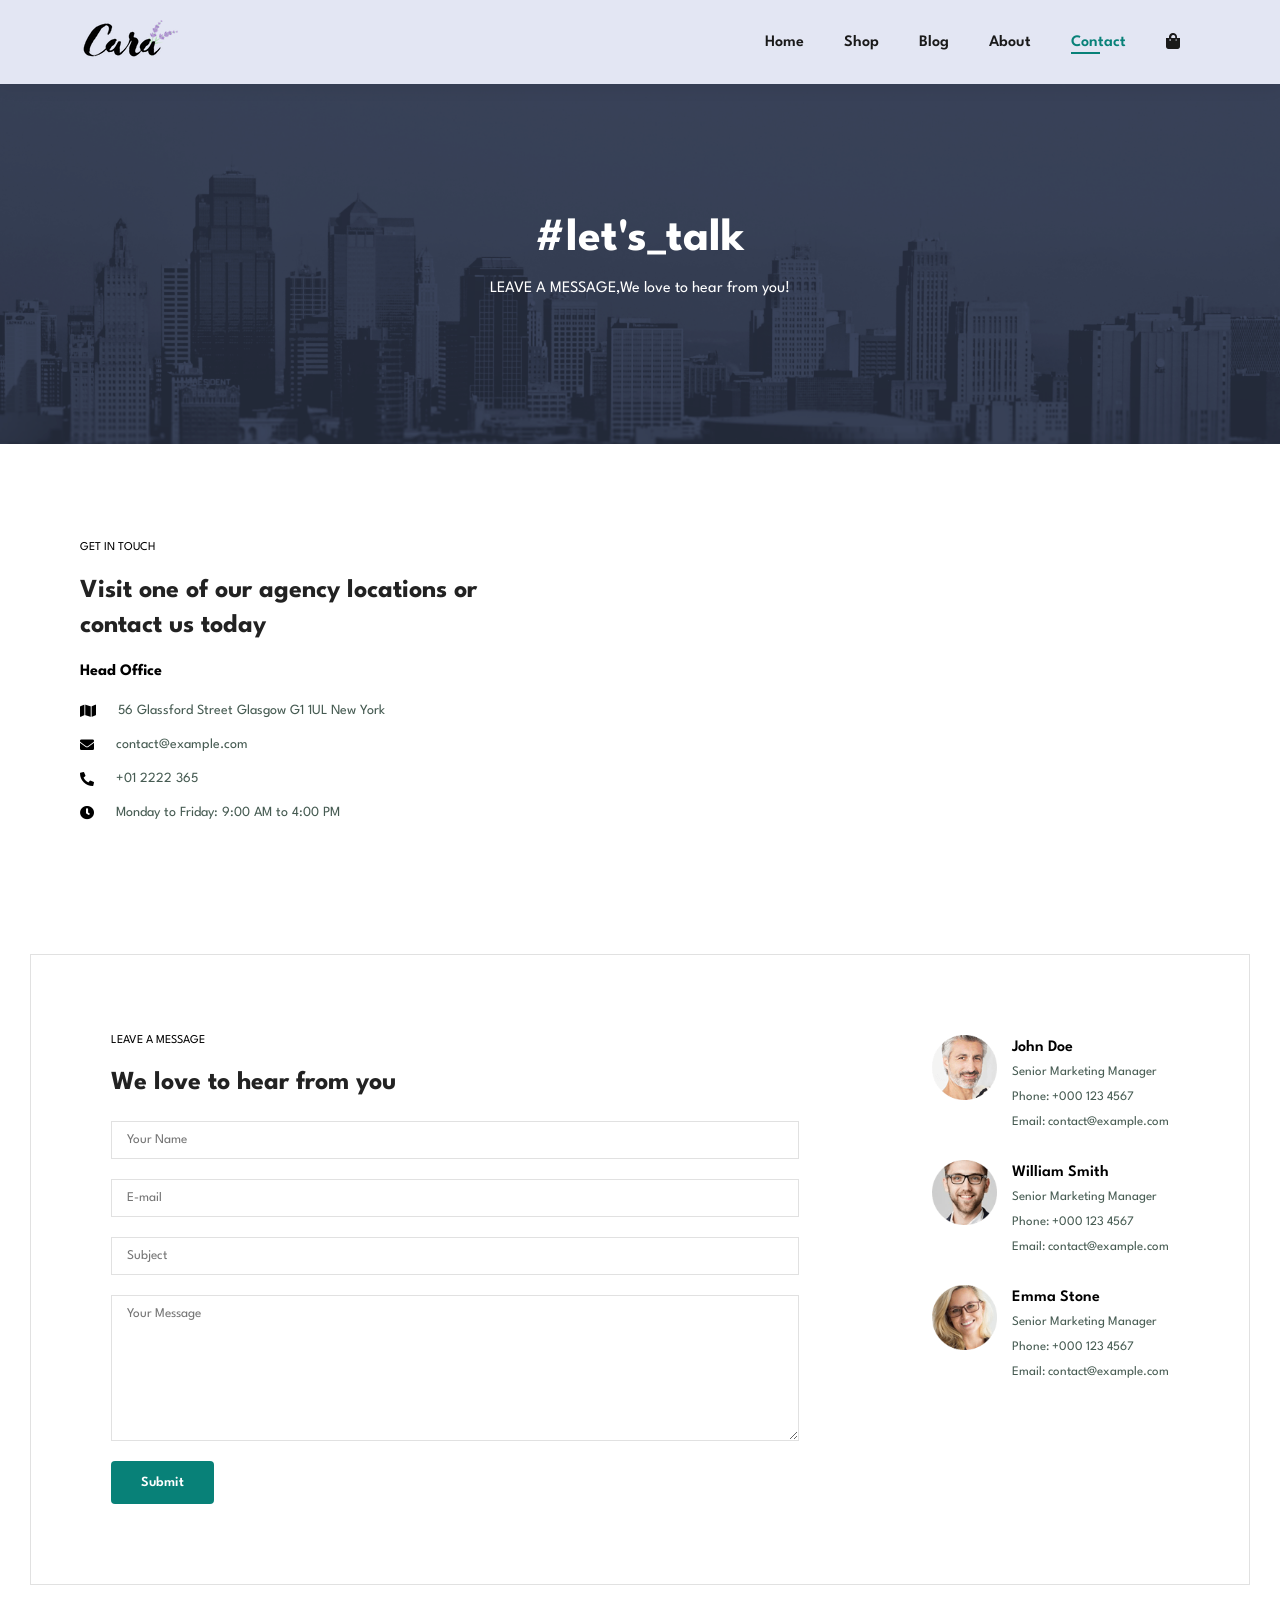
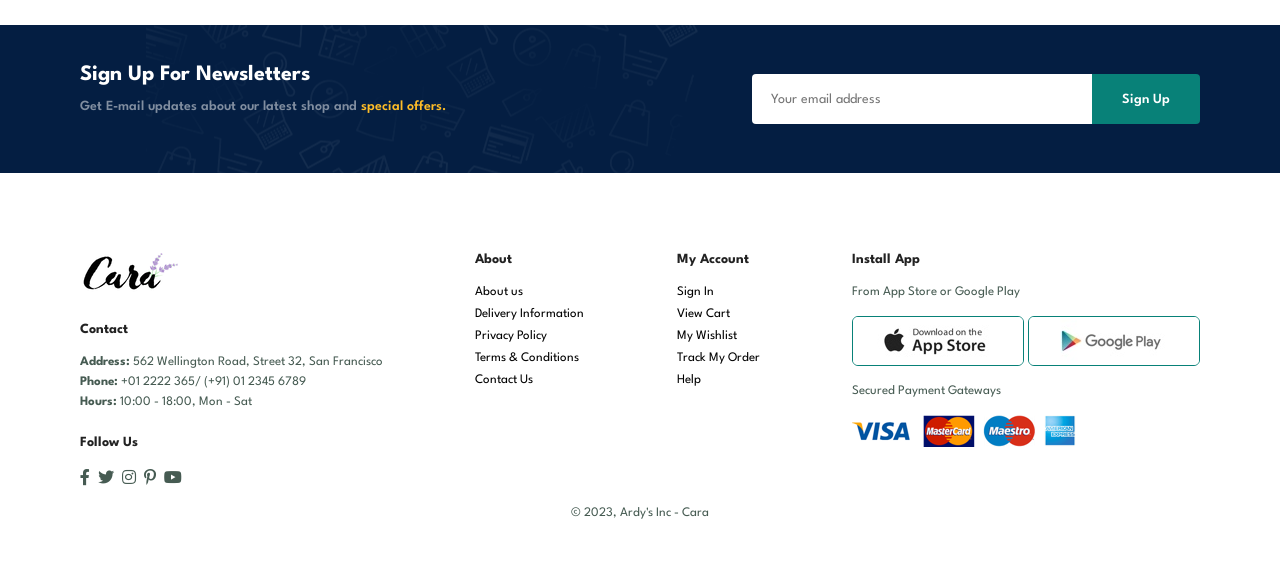
<file: f1/Javascript/Build-and-Deploy-Ecommerce-Website-main/contact.html>
<!DOCTYPE html>
<html lang="en">

    <head>
        <meta charset="UTF-8">
        <meta http-equiv="X-UA-Compatible" content="IE=edge">
        <meta name="viewport" content="width=device-width, initial-scale=1.0">
        <title>Cara</title>
        <link rel="stylesheet" href="style.css">
        <link rel="stylesheet" href="https://use.fontawesome.com/releases/v5.15.4/css/all.css" /> 
    </head>

    <body>
        <section id="header">
            <a href="#"><img src="img/logo.png" alt=""></a>
            <div>
                <ul id="navbar">
                    <li><a href="index.html">Home</a></li>
                    <li><a href="shop.html" >Shop</a></li>
                    <li><a href="blog.html" >Blog</a></li>
                    <li><a href="about.html" >About</a></li>
                    <li><a class="active" href="contact.html" >Contact</a></li>
                    <li id="lg-bag"><a href="cart.html"><i class="fas fa-shopping-bag"></i></a></li>
                    <a href="#" id="close"><i class="fas fa-times"></i></a>
                </ul>
            </div>
            <div id="mobile">
                <a href="cart.html"><i style="color:black;" class="fas fa-shopping-bag"></i></a>
                <i id="bar" class="fas fa-outdent"></i>
            </div>
        </section>
        <section id ="page-header" class="about-header">
            <h2>#let's_talk</h2>
            <p>LEAVE A MESSAGE,We love to hear from you!</p>
            
        </section>

        <section class="section-p1" id="contact-details">
            <div class="details">
                <span>GET IN TOUCH</span>
                <h2>Visit one of our agency locations or contact us today</h2>
                <h3>Head Office</h3>
                <div>
                    <li>
                        <i class="fas fa-map"></i>
                        <p>56 Glassford Street Glasgow G1 1UL New York</p>
                    </li>
                    <li>
                        <i class="fas fa-envelope"></i>
                        <p>contact@example.com</p>
                    </li>
                    <li>
                        <i class="fas fa-phone-alt"></i>
                        <p>+01 2222 365</p>
                    </li>
                    <li>
                        <i class="fas fa-clock"></i>
                        <p>Monday to Friday: 9:00 AM to 4:00 PM</p>
                    </li>
                </div>
            </div>
                <div class="map">
                    <iframe src="https://www.google.com/maps/embed?pb=!1m18!1m12!1m3!1d3888.450052643032!2d77.69094412397844!3d12.943028165506282!2m3!1f0!2f0!3f0!3m2!1i1024!2i768!4f13.1!3m3!1m2!1s0x3bae13b3907f1209%3A0x311a7b213162c6ab!2sJPMorgan%20Chase%20%26%20Co.!5e0!3m2!1sen!2sin!4v1689358721536!5m2!1sen!2sin" width="600" height="450" 
                    style="border:0;" allowfullscreen="" loading="lazy" referrerpolicy="no-referrer-when-downgrade"></iframe>
                </div>

        </section>

        <section id="form-details">
            <form action="">
                <span>LEAVE A MESSAGE</span>
                <h2>We love to hear from you</h2>
                <input type="text" placeholder="Your Name">
                <input type="text" placeholder="E-mail">
                <input type="text" placeholder="Subject">
                <textarea name="" id="" cols="30" rows="10" placeholder="Your Message"></textarea>
                <button class="normal">Submit</button>
            </form>
            <div class="people">
                <div>
                    <img src="img/people/1.png" alt="">
                    <p><span>John Doe</span> Senior Marketing Manager <br>Phone: +000 123 4567 <br>Email: contact@example.com</p>
                    
                </div>
                <div>
                    <img src="img/people/2.png" alt="">
                    <p><span>William Smith</span> Senior Marketing Manager <br>Phone: +000 123 4567 <br>Email: contact@example.com</p>

                </div>
                <div>
                    <img src="img/people/3.png" alt="">
                    <p><span>Emma Stone</span> Senior Marketing Manager <br>Phone: +000 123 4567 <br>Email: contact@example.com</p>

                </div>
            </div>
        </section>
        <section id="newsletter" class="section-p1 section-m1">
            <div class="newstext">
                <h4>Sign Up For Newsletters</h4>
                <p>Get E-mail updates about our latest shop and <span>special offers.</span></p>
            </div>
            <div class="form">
                <input type="text" placeholder="Your email address">
                <button class="normal">Sign Up</button>
            </div>
        </section>

        <footer class="section-p1">
            <div class="col">
                <img class="logo" src="img/logo.png" alt="">
                <h4>Contact</h4>
                <p><strong>Address: </strong>562 Wellington Road, Street 32, San Francisco</p>
                <p><strong>Phone: </strong>+01 2222 365/ (+91) 01 2345 6789</p>
                <p><strong>Hours: </strong>10:00 - 18:00, Mon - Sat</p>
                <div class="follow">
                    <h4>Follow Us</h4>
                    <div class="icon">
                        <i class="fab fa-facebook-f"></i>
                        <i class="fab fa-twitter"></i>
                        <i class="fab fa-instagram"></i>
                        <i class="fab fa-pinterest-p"></i>
                        <i class="fab fa-youtube"></i>
                    </div>
                </div>
            </div>

            <div class="col">
                <h4>About</h4>
                <a href="#">About us</a>
                <a href="#">Delivery Information</a>
                <a href="#">Privacy Policy</a>
                <a href="#">Terms & Conditions</a>
                <a href="#">Contact Us</a>
            </div>

            <div class="col">
                <h4>My Account</h4>
                <a href="#">Sign In</a>
                <a href="#">View Cart</a>
                <a href="#">My Wishlist</a>
                <a href="#">Track My Order</a>
                <a href="#">Help</a>
            </div>

            <div class="col install">
                <h4>Install App</h4>
                <p>From App Store or Google Play</p>
                <div class="row">
                    <img src="img/pay/app.jpg" alt="">
                    <img src="img/pay/play.jpg" alt="">
                </div>
                <p>Secured Payment Gateways</p>
                <img src="img/pay/pay.png" alt="">
            </div>

            <div class="copyright">
                <p>© 2023, Ardy's Inc - Cara</p>
            </div>
        </footer>
        <script src="script.js"></script>
    </body>

</html>
</file>
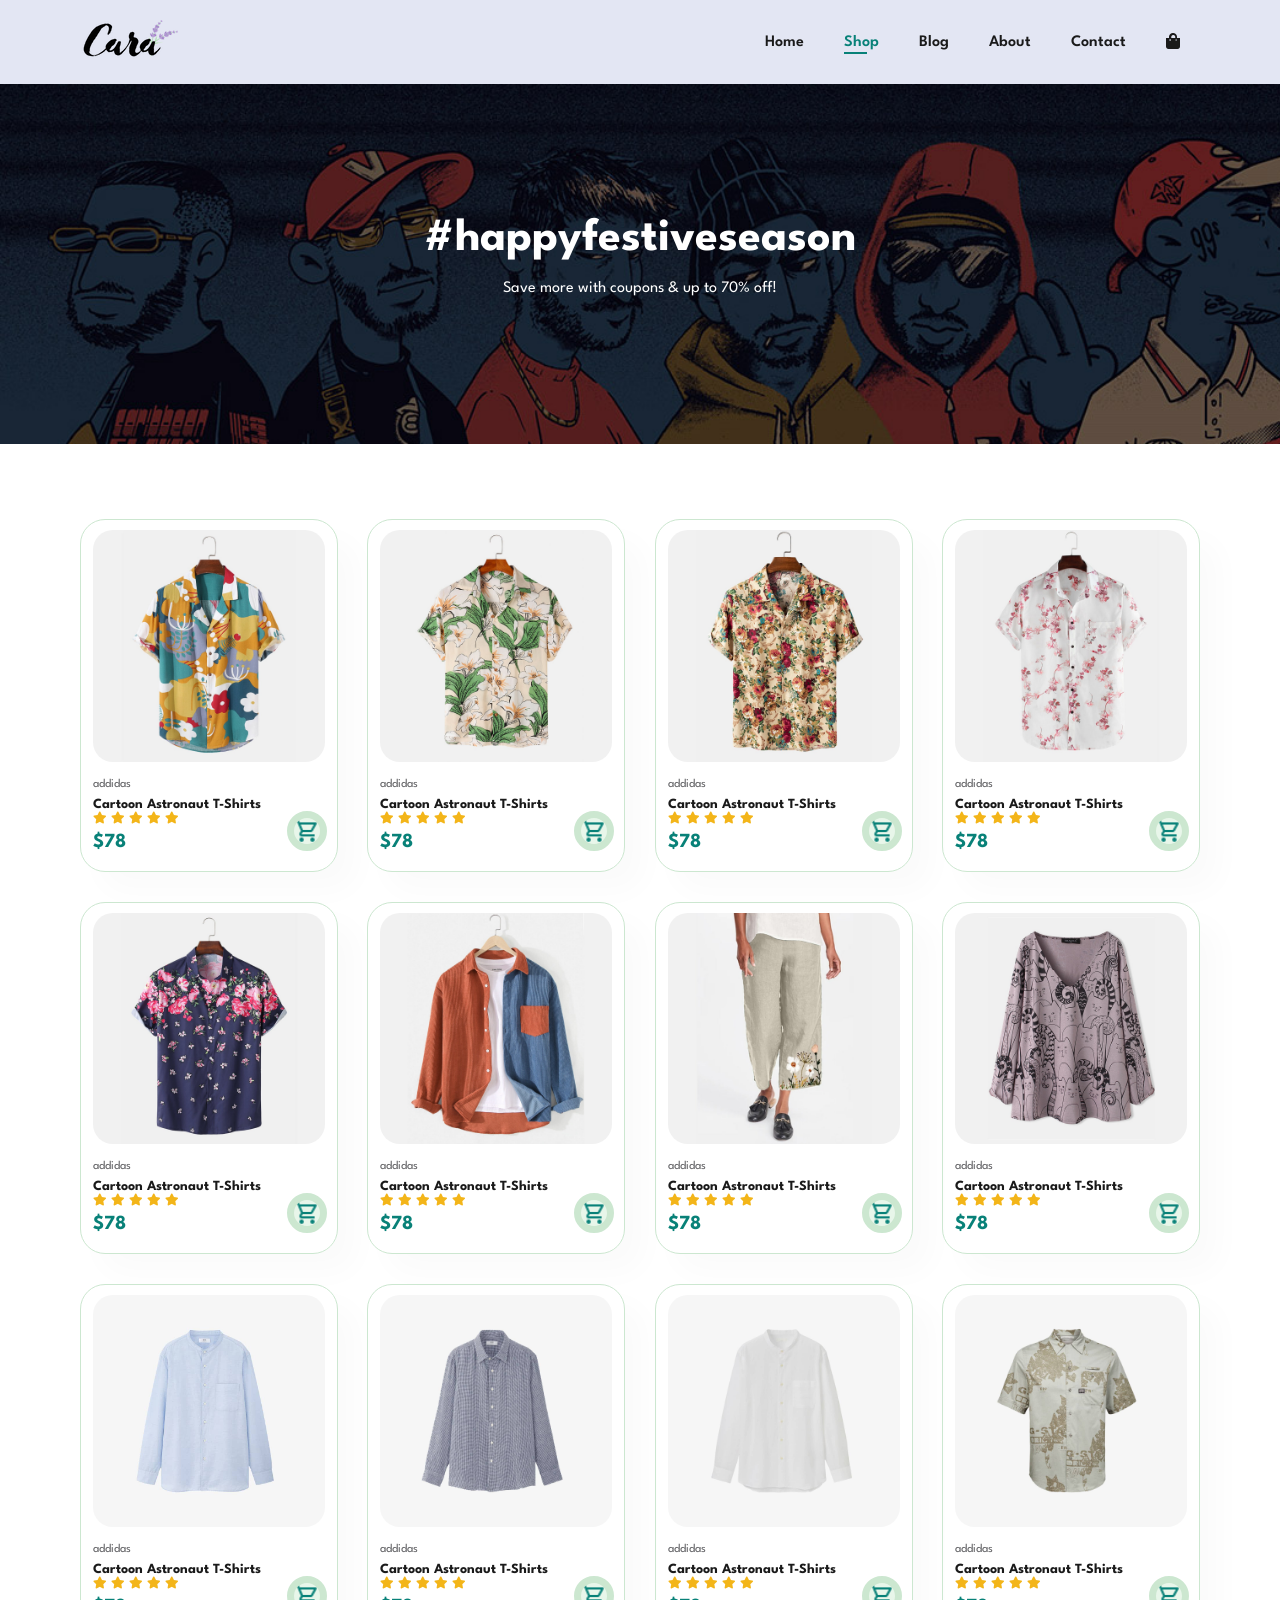
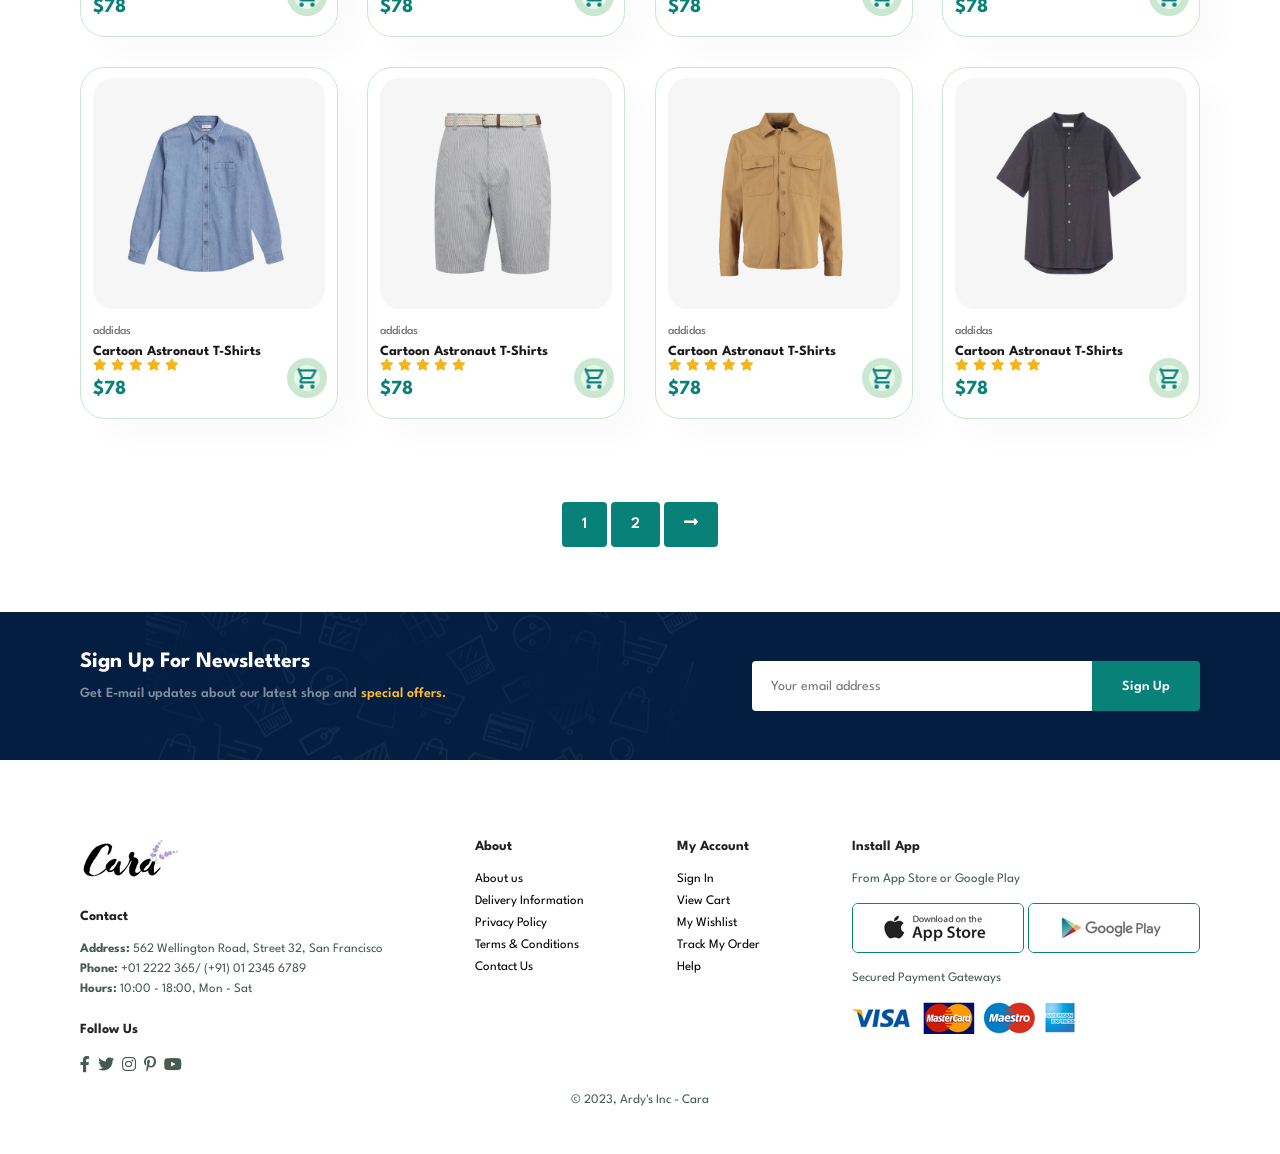
<file: f1/Javascript/Build-and-Deploy-Ecommerce-Website-main/shop.html>
<!DOCTYPE html>
<html lang="en">

    <head>
        <meta charset="UTF-8">
        <meta http-equiv="X-UA-Compatible" content="IE=edge">
        <meta name="viewport" content="width=device-width, initial-scale=1.0">
        <title>Cara</title>
        <link rel="stylesheet" href="style.css">
        <link rel="stylesheet" href="https://use.fontawesome.com/releases/v5.15.4/css/all.css" /> 
    </head>

    <body>
        <section id="header">
            <a href="#"><img src="img/logo.png" alt=""></a>
            <div>
                <ul id="navbar">
                    <li><a href="index.html">Home</a></li>
                    <li><a class = "active" href="shop.html" >Shop</a></li>
                    <li><a href="blog.html" >Blog</a></li>
                    <li><a href="about.html" >About</a></li>
                    <li><a href="contact.html" >Contact</a></li>
                    <li id="lg-bag"><a href="cart.html"><i class="fas fa-shopping-bag"></i></a></li>
                    <a href="#" id="close"><i class="fas fa-times"></i></a>
                </ul>
            </div>
            <div id="mobile">
                <a href="cart.html"><i style="color:black;" class="fas fa-shopping-bag"></i></a>
                <i id="bar" class="fas fa-outdent"></i>
            </div>
        </section>
        <section id ="page-header">
            <h2>#happyfestiveseason</h2>
            <p>Save more with coupons & up to 70% off!</p>
            
        </section>

        <section id="product1" class="section-p1">
            <div class="pro-container">
                <div class="pro">
                    <img src="img/products/f1.jpg" alt="">
                    <div class="des">
                        <span>addidas</span>
                        <h5>Cartoon Astronaut T-Shirts</h5>
                        <div class="star">
                            <i class="fas fa-star"></i>
                            <i class="fas fa-star"></i>
                            <i class="fas fa-star"></i>
                            <i class="fas fa-star"></i>
                            <i class="fas fa-star"></i>
                        </div>
                        <h4>$78</h4>
                    </div>
                    <a href="#"><img class="cart" src="img/cart.png" alt=""></a>
                </div>
                <div class="pro">
                    <img src="img/products/f2.jpg" alt="">
                    <div class="des">
                        <span>addidas</span>
                        <h5>Cartoon Astronaut T-Shirts</h5>
                        <div class="star">
                            <i class="fas fa-star"></i>
                            <i class="fas fa-star"></i>
                            <i class="fas fa-star"></i>
                            <i class="fas fa-star"></i>
                            <i class="fas fa-star"></i>
                        </div>
                        <h4>$78</h4>
                    </div>
                    <a href="#"><img class="cart" src="img/cart.png" alt=""></a>
                </div>
                <div class="pro">
                    <img src="img/products/f3.jpg" alt="">
                    <div class="des">
                        <span>addidas</span>
                        <h5>Cartoon Astronaut T-Shirts</h5>
                        <div class="star">
                            <i class="fas fa-star"></i>
                            <i class="fas fa-star"></i>
                            <i class="fas fa-star"></i>
                            <i class="fas fa-star"></i>
                            <i class="fas fa-star"></i>
                        </div>
                        <h4>$78</h4>
                    </div>
                    <a href="#"><img class="cart" src="img/cart.png" alt=""></a>
                </div>
                <div class="pro">
                    <img src="img/products/f4.jpg" alt="">
                    <div class="des">
                        <span>addidas</span>
                        <h5>Cartoon Astronaut T-Shirts</h5>
                        <div class="star">
                            <i class="fas fa-star"></i>
                            <i class="fas fa-star"></i>
                            <i class="fas fa-star"></i>
                            <i class="fas fa-star"></i>
                            <i class="fas fa-star"></i>
                        </div>
                        <h4>$78</h4>
                    </div>
                    <a href="#"><img class="cart" src="img/cart.png" alt=""></a>
                </div>
                <div class="pro">
                    <img src="img/products/f5.jpg" alt="">
                    <div class="des">
                        <span>addidas</span>
                        <h5>Cartoon Astronaut T-Shirts</h5>
                        <div class="star">
                            <i class="fas fa-star"></i>
                            <i class="fas fa-star"></i>
                            <i class="fas fa-star"></i>
                            <i class="fas fa-star"></i>
                            <i class="fas fa-star"></i>
                        </div>
                        <h4>$78</h4>
                    </div>
                    <a href="#"><img class="cart" src="img/cart.png" alt=""></a>
                </div>
                <div class="pro">
                    <img src="img/products/f6.jpg" alt="">
                    <div class="des">
                        <span>addidas</span>
                        <h5>Cartoon Astronaut T-Shirts</h5>
                        <div class="star">
                            <i class="fas fa-star"></i>
                            <i class="fas fa-star"></i>
                            <i class="fas fa-star"></i>
                            <i class="fas fa-star"></i>
                            <i class="fas fa-star"></i>
                        </div>
                        <h4>$78</h4>
                    </div>
                    <a href="#"><img class="cart" src="img/cart.png" alt=""></a>
                </div>
                <div class="pro">
                    <img src="img/products/f7.jpg" alt="">
                    <div class="des">
                        <span>addidas</span>
                        <h5>Cartoon Astronaut T-Shirts</h5>
                        <div class="star">
                            <i class="fas fa-star"></i>
                            <i class="fas fa-star"></i>
                            <i class="fas fa-star"></i>
                            <i class="fas fa-star"></i>
                            <i class="fas fa-star"></i>
                        </div>
                        <h4>$78</h4>
                    </div>
                    <a href="#"><img class="cart" src="img/cart.png" alt=""></a>
                </div>
                <div class="pro">
                    <img src="img/products/f8.jpg" alt="">
                    <div class="des">
                        <span>addidas</span>
                        <h5>Cartoon Astronaut T-Shirts</h5>
                        <div class="star">
                            <i class="fas fa-star"></i>
                            <i class="fas fa-star"></i>
                            <i class="fas fa-star"></i>
                            <i class="fas fa-star"></i>
                            <i class="fas fa-star"></i>
                        </div>
                        <h4>$78</h4>
                    </div>
                    <a href="#"><img class="cart" src="img/cart.png" alt=""></a>
                </div>

                <div class="pro">
                    <img src="img/products/n1.jpg" alt="">
                    <div class="des">
                        <span>addidas</span>
                        <h5>Cartoon Astronaut T-Shirts</h5>
                        <div class="star">
                            <i class="fas fa-star"></i>
                            <i class="fas fa-star"></i>
                            <i class="fas fa-star"></i>
                            <i class="fas fa-star"></i>
                            <i class="fas fa-star"></i>
                        </div>
                        <h4>$78</h4>
                    </div>
                    <a href="#"><img class="cart" src="img/cart.png" alt=""></a>
                </div>
                <div class="pro">
                    <img src="img/products/n2.jpg" alt="">
                    <div class="des">
                        <span>addidas</span>
                        <h5>Cartoon Astronaut T-Shirts</h5>
                        <div class="star">
                            <i class="fas fa-star"></i>
                            <i class="fas fa-star"></i>
                            <i class="fas fa-star"></i>
                            <i class="fas fa-star"></i>
                            <i class="fas fa-star"></i>
                        </div>
                        <h4>$78</h4>
                    </div>
                    <a href="#"><img class="cart" src="img/cart.png" alt=""></a>
                </div>
                <div class="pro">
                    <img src="img/products/n3.jpg" alt="">
                    <div class="des">
                        <span>addidas</span>
                        <h5>Cartoon Astronaut T-Shirts</h5>
                        <div class="star">
                            <i class="fas fa-star"></i>
                            <i class="fas fa-star"></i>
                            <i class="fas fa-star"></i>
                            <i class="fas fa-star"></i>
                            <i class="fas fa-star"></i>
                        </div>
                        <h4>$78</h4>
                    </div>
                    <a href="#"><img class="cart" src="img/cart.png" alt=""></a>
                </div>
                <div class="pro">
                    <img src="img/products/n4.jpg" alt="">
                    <div class="des">
                        <span>addidas</span>
                        <h5>Cartoon Astronaut T-Shirts</h5>
                        <div class="star">
                            <i class="fas fa-star"></i>
                            <i class="fas fa-star"></i>
                            <i class="fas fa-star"></i>
                            <i class="fas fa-star"></i>
                            <i class="fas fa-star"></i>
                        </div>
                        <h4>$78</h4>
                    </div>
                    <a href="#"><img class="cart" src="img/cart.png" alt=""></a>
                </div>
                <div class="pro">
                    <img src="img/products/n5.jpg" alt="">
                    <div class="des">
                        <span>addidas</span>
                        <h5>Cartoon Astronaut T-Shirts</h5>
                        <div class="star">
                            <i class="fas fa-star"></i>
                            <i class="fas fa-star"></i>
                            <i class="fas fa-star"></i>
                            <i class="fas fa-star"></i>
                            <i class="fas fa-star"></i>
                        </div>
                        <h4>$78</h4>
                    </div>
                    <a href="#"><img class="cart" src="img/cart.png" alt=""></a>
                </div>
                <div class="pro">
                    <img src="img/products/n6.jpg" alt="">
                    <div class="des">
                        <span>addidas</span>
                        <h5>Cartoon Astronaut T-Shirts</h5>
                        <div class="star">
                            <i class="fas fa-star"></i>
                            <i class="fas fa-star"></i>
                            <i class="fas fa-star"></i>
                            <i class="fas fa-star"></i>
                            <i class="fas fa-star"></i>
                        </div>
                        <h4>$78</h4>
                    </div>
                    <a href="#"><img class="cart" src="img/cart.png" alt=""></a>
                </div>
                <div class="pro">
                    <img src="img/products/n7.jpg" alt="">
                    <div class="des">
                        <span>addidas</span>
                        <h5>Cartoon Astronaut T-Shirts</h5>
                        <div class="star">
                            <i class="fas fa-star"></i>
                            <i class="fas fa-star"></i>
                            <i class="fas fa-star"></i>
                            <i class="fas fa-star"></i>
                            <i class="fas fa-star"></i>
                        </div>
                        <h4>$78</h4>
                    </div>
                    <a href="#"><img class="cart" src="img/cart.png" alt=""></a>
                </div>
                <div class="pro">
                    <img src="img/products/n8.jpg" alt="">
                    <div class="des">
                        <span>addidas</span>
                        <h5>Cartoon Astronaut T-Shirts</h5>
                        <div class="star">
                            <i class="fas fa-star"></i>
                            <i class="fas fa-star"></i>
                            <i class="fas fa-star"></i>
                            <i class="fas fa-star"></i>
                            <i class="fas fa-star"></i>
                        </div>
                        <h4>$78</h4>
                    </div>
                    <a href="#"><img class="cart" src="img/cart.png" alt=""></a>
                </div>
            </div>
        </section>

        <section class="section-p1" id="pagination">
            <a href="#">1</a>
            <a href="#">2</a>
            <a href="#"><i class="fas fa-long-arrow-alt-right"></i></a>
        </section>

        <section id="newsletter" class="section-p1 section-m1">
            <div class="newstext">
                <h4>Sign Up For Newsletters</h4>
                <p>Get E-mail updates about our latest shop and <span>special offers.</span></p>
            </div>
            <div class="form">
                <input type="text" placeholder="Your email address">
                <button class="normal">Sign Up</button>
            </div>
        </section>

        <footer class="section-p1">
            <div class="col">
                <img class="logo" src="img/logo.png" alt="">
                <h4>Contact</h4>
                <p><strong>Address: </strong>562 Wellington Road, Street 32, San Francisco</p>
                <p><strong>Phone: </strong>+01 2222 365/ (+91) 01 2345 6789</p>
                <p><strong>Hours: </strong>10:00 - 18:00, Mon - Sat</p>
                <div class="follow">
                    <h4>Follow Us</h4>
                    <div class="icon">
                        <i class="fab fa-facebook-f"></i>
                        <i class="fab fa-twitter"></i>
                        <i class="fab fa-instagram"></i>
                        <i class="fab fa-pinterest-p"></i>
                        <i class="fab fa-youtube"></i>
                    </div>
                </div>
            </div>

            <div class="col">
                <h4>About</h4>
                <a href="#">About us</a>
                <a href="#">Delivery Information</a>
                <a href="#">Privacy Policy</a>
                <a href="#">Terms & Conditions</a>
                <a href="#">Contact Us</a>
            </div>

            <div class="col">
                <h4>My Account</h4>
                <a href="#">Sign In</a>
                <a href="#">View Cart</a>
                <a href="#">My Wishlist</a>
                <a href="#">Track My Order</a>
                <a href="#">Help</a>
            </div>

            <div class="col install">
                <h4>Install App</h4>
                <p>From App Store or Google Play</p>
                <div class="row">
                    <img src="img/pay/app.jpg" alt="">
                    <img src="img/pay/play.jpg" alt="">
                </div>
                <p>Secured Payment Gateways</p>
                <img src="img/pay/pay.png" alt="">
            </div>

            <div class="copyright">
                <p>© 2023, Ardy's Inc - Cara</p>
            </div>
        </footer>
        <script>
            let ll = Array.from(document.getElementsByClassName("pro"));
            ll.forEach(element => {
                element.addEventListener('click',(e)=>{
                    window.location.href="sproduct.html";
                })
            });
        </script>
        <script src="script.js"></script>
    </body>

</html>
</file>
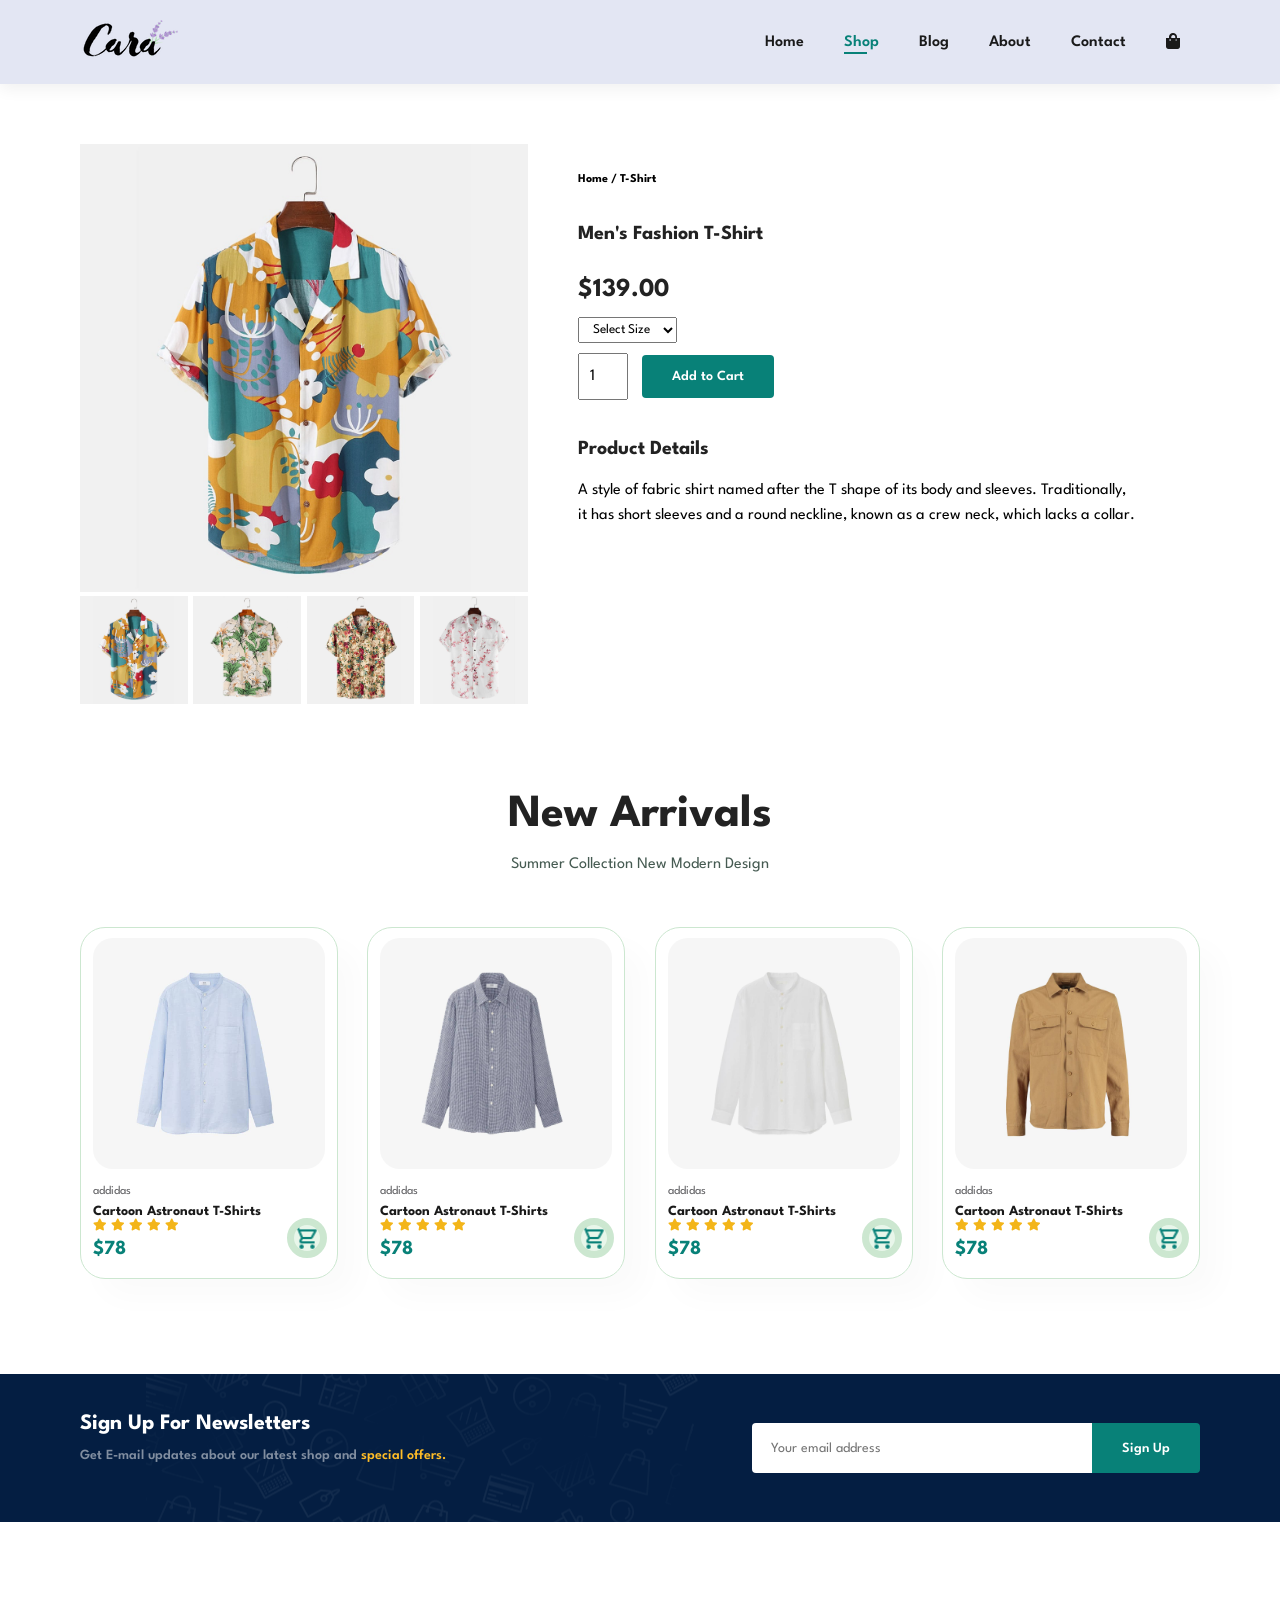
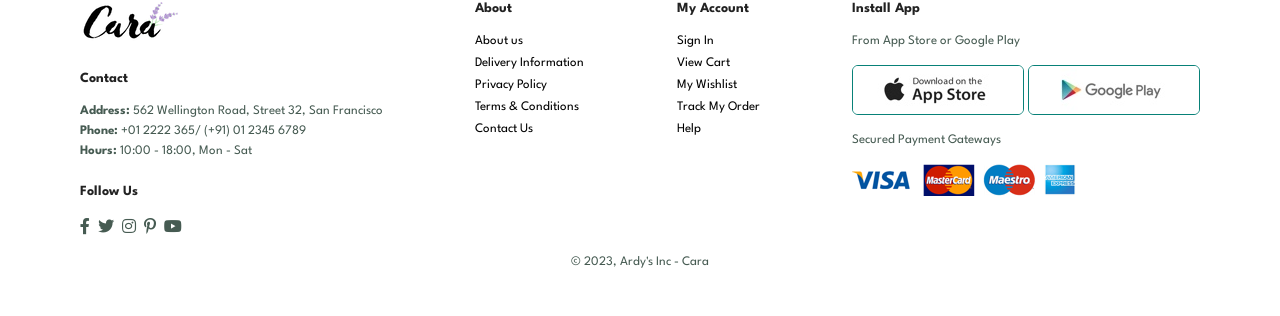
<file: f1/Javascript/Build-and-Deploy-Ecommerce-Website-main/sproduct.html>
<!DOCTYPE html>
<html lang="en">

    <head>
        <meta charset="UTF-8">
        <meta http-equiv="X-UA-Compatible" content="IE=edge">
        <meta name="viewport" content="width=device-width, initial-scale=1.0">
        <title>Cara</title>
        <link rel="stylesheet" href="style.css">
        <link rel="stylesheet" href="https://use.fontawesome.com/releases/v5.15.4/css/all.css" /> 
    </head>

    <body>
        <section id="header">
            <a href="#"><img src="img/logo.png" alt=""></a>
            <div>
                <ul id="navbar">
                    <li><a href="index.html">Home</a></li>
                    <li><a class = "active" href="shop.html" >Shop</a></li>
                    <li><a href="blog.html" >Blog</a></li>
                    <li><a href="about.html" >About</a></li>
                    <li><a href="contact.html" >Contact</a></li>
                    <li id="lg-bag"><a href="cart.html"><i class="fas fa-shopping-bag"></i></a></li>
                    <a href="#" id="close"><i class="fas fa-times"></i></a>
                </ul>
            </div>
            <div id="mobile">
                <a href="cart.html"><i style="color:black;" class="fas fa-shopping-bag"></i></a>
                <i id="bar" class="fas fa-outdent"></i>
            </div>
        </section>

        
        <section id="prodetails" class="section-p1">
            <div class="single-pro-img">
                <img src="img/products/f1.jpg" alt="" width="100%" id="MainImg">
                <div class="small-img-group">
                    <div class="small-img-col">
                        <img src="img/products/f1.jpg" alt="" class="small-img" width="100%">
                    </div>
                    <div class="small-img-col">
                        <img src="img/products/f2.jpg" alt="" class="small-img" width="100%">
                    </div>
                    <div class="small-img-col">
                        <img src="img/products/f3.jpg" alt="" class="small-img" width="100%">
                    </div>
                    <div class="small-img-col">
                        <img src="img/products/f4.jpg" alt="" class="small-img" width="100%">
                    </div>
                </div>
            </div>
            <div class="single-pro-details">
                <h6>Home / T-Shirt</h6>
                <h4>Men's Fashion T-Shirt</h4>
                <h2>$139.00</h2>
                <select >
                    <option>Select Size</option>
                    <option>XXL</option>
                    <option>XL</option>
                    <option>Large</option>
                    <option>Medium</option>
                    <option>Small</option>
                </select>
                <input type="number" value="1">
                <button class="normal">Add to Cart </button>
                <h4>Product Details</h4>
                <span>
                    A style of fabric shirt named after the T shape of its body and sleeves. 
                    Traditionally, it has short sleeves and a round neckline, 
                    known as a crew neck, which lacks a collar.
                </span>
            </div>
        </section>

        <section id="product1" class="section-p1">
            <h2>New Arrivals</h2>
            <p>Summer Collection New Modern Design</p>
            <div class="pro-container">
                <div class="pro">
                    <img src="img/products/n1.jpg" alt="">
                    <div class="des">
                        <span>addidas</span>
                        <h5>Cartoon Astronaut T-Shirts</h5>
                        <div class="star">
                            <i class="fas fa-star"></i>
                            <i class="fas fa-star"></i>
                            <i class="fas fa-star"></i>
                            <i class="fas fa-star"></i>
                            <i class="fas fa-star"></i>
                        </div>
                        <h4>$78</h4>
                    </div>
                    <a href="#"><img class="cart" src="img/cart.png" alt=""></a>
                </div>
                <div class="pro">
                    <img src="img/products/n2.jpg" alt="">
                    <div class="des">
                        <span>addidas</span>
                        <h5>Cartoon Astronaut T-Shirts</h5>
                        <div class="star">
                            <i class="fas fa-star"></i>
                            <i class="fas fa-star"></i>
                            <i class="fas fa-star"></i>
                            <i class="fas fa-star"></i>
                            <i class="fas fa-star"></i>
                        </div>
                        <h4>$78</h4>
                    </div>
                    <a href="#"><img class="cart" src="img/cart.png" alt=""></a>
                </div>
                <div class="pro">
                    <img src="img/products/n3.jpg" alt="">
                    <div class="des">
                        <span>addidas</span>
                        <h5>Cartoon Astronaut T-Shirts</h5>
                        <div class="star">
                            <i class="fas fa-star"></i>
                            <i class="fas fa-star"></i>
                            <i class="fas fa-star"></i>
                            <i class="fas fa-star"></i>
                            <i class="fas fa-star"></i>
                        </div>
                        <h4>$78</h4>
                    </div>
                    <a href="#"><img class="cart" src="img/cart.png" alt=""></a>
                </div>
                
                <div class="pro">
                    <img src="img/products/n7.jpg" alt="">
                    <div class="des">
                        <span>addidas</span>
                        <h5>Cartoon Astronaut T-Shirts</h5>
                        <div class="star">
                            <i class="fas fa-star"></i>
                            <i class="fas fa-star"></i>
                            <i class="fas fa-star"></i>
                            <i class="fas fa-star"></i>
                            <i class="fas fa-star"></i>
                        </div>
                        <h4>$78</h4>
                    </div>
                    <a href="#"><img class="cart" src="img/cart.png" alt=""></a>
                </div>
            </div>
        </section>

        <section id="newsletter" class="section-p1 section-m1">
            <div class="newstext">
                <h4>Sign Up For Newsletters</h4>
                <p>Get E-mail updates about our latest shop and <span>special offers.</span></p>
            </div>
            <div class="form">
                <input type="text" placeholder="Your email address">
                <button class="normal">Sign Up</button>
            </div>
        </section>
        <footer class="section-p1">
            <div class="col">
                <img class="logo" src="img/logo.png" alt="">
                <h4>Contact</h4>
                <p><strong>Address: </strong>562 Wellington Road, Street 32, San Francisco</p>
                <p><strong>Phone: </strong>+01 2222 365/ (+91) 01 2345 6789</p>
                <p><strong>Hours: </strong>10:00 - 18:00, Mon - Sat</p>
                <div class="follow">
                    <h4>Follow Us</h4>
                    <div class="icon">
                        <i class="fab fa-facebook-f"></i>
                        <i class="fab fa-twitter"></i>
                        <i class="fab fa-instagram"></i>
                        <i class="fab fa-pinterest-p"></i>
                        <i class="fab fa-youtube"></i>
                    </div>
                </div>
            </div>

            <div class="col">
                <h4>About</h4>
                <a href="#">About us</a>
                <a href="#">Delivery Information</a>
                <a href="#">Privacy Policy</a>
                <a href="#">Terms & Conditions</a>
                <a href="#">Contact Us</a>
            </div>

            <div class="col">
                <h4>My Account</h4>
                <a href="#">Sign In</a>
                <a href="#">View Cart</a>
                <a href="#">My Wishlist</a>
                <a href="#">Track My Order</a>
                <a href="#">Help</a>
            </div>

            <div class="col install">
                <h4>Install App</h4>
                <p>From App Store or Google Play</p>
                <div class="row">
                    <img src="img/pay/app.jpg" alt="">
                    <img src="img/pay/play.jpg" alt="">
                </div>
                <p>Secured Payment Gateways</p>
                <img src="img/pay/pay.png" alt="">
            </div>

            <div class="copyright">
                <p>© 2023, Ardy's Inc - Cara</p>
            </div>
        </footer>
        <script>
            var MainImg = document.getElementById("MainImg");
            var smallimg = document.getElementsByClassName("small-img");

            smallimg[0].onclick = function(){
                MainImg.src = smallimg[0].src;
            }
            smallimg[1].onclick = function(){
                MainImg.src = smallimg[1].src;
            }
            smallimg[2].onclick = function(){
                MainImg.src = smallimg[2].src;
            }
            smallimg[3].onclick = function(){
                MainImg.src = smallimg[3].src;
            }
        </script>
        <script src="script.js"></script>
    </body>

</html>
</file>
<file: f1/Javascript/index.css>
body {
    background-image: url("station.jpg");
    background-size: cover;
    font-family: -apple-system, BlinkMacSystemFont, 'Segoe UI', Roboto, Oxygen, Ubuntu, Cantarell, 'Open Sans', 'Helvetica Neue', sans-serif;
    font-weight: bold;
    text-align: center;
}

h1 {
    margin-top: 10px;
    margin-bottom: 10px;
}

h2 {
    font-size: 50px;
    margin-top: 0;
    margin-bottom: 20px;
}

button {
    border: none;
    padding-top: 10px;
    padding-bottom: 10px;
    color: white;
    font-weight: bold;
    width: 200px;
    margin-bottom: 5px;
    border-radius: 5px;
}

#increment-btn {
    background: darkred;
}

#save-btn {
    background: darkgreen;
}
</file>
<file: f1/Javascript/Blackjack/index.css>
body {
    text-align: center;
    background-image: url("./table.png");
    font-family: 'Trebuchet MS', 'Lucida Sans Unicode', 'Lucida Grande', 'Lucida Sans', Arial, sans-serif;
    font-weight: bold;
    background-size: cover;
    color: white;

}

h1 {
    color: goldenrod;
}
#message-el {
    font-style: italic;
}
button {
    color: yellow;
    background-color: #232323;
    font-size: 16px;
    width: 150px;
    height: auto;
    padding: 10px;
    border: none;
    border-radius: 5px;
    margin-left: 5px;
    font-weight: bold;
    margin-top: 2px;
    margin-bottom: 2px;
}
</file>
<file: f1/Javascript/Build-and-Deploy-Ecommerce-Website-main/style.css>
@import url("https://fonts.googleapis.com/css2?family=Spartan:wght@100;200;300;400;500;600;700;800;900&display=swap");
* {
  margin: 0;
  padding: 0;
  box-sizing: border-box;
  font-family: "Spartan", sans-serif;
}

html {
  scroll-behavior: smooth;
}

/* Global Styles */

h1 {
  font-size: 50px;
  line-height: 64px;
  color: #222;
}

h2 {
  font-size: 46px;
  line-height: 54px;
  color: #222;
}

h4 {
  font-size: 20px;
  color: #222;
}

h6 {
  font-weight: 700;
  font-size: 12px;
}

p {
  font-size: 16px;
  color: #465b52;
  margin: 15px 0 20px 0;
}

.section-p1 {
  padding: 40px 80px;
}

.section-m1 {
  margin: 40px 0;
}

button.normal{
  font-size: 14px;
  font-weight: 600;
  padding: 15px 30px;
  color: #000;
  background-color: #fff;
  border-radius: 4px;
  cursor: pointer;
  border: none;
  outline: none;
  transition: 0.2s;
}

body {
  width: 100%;
}

#header{
  display: flex;
  justify-content: space-between;
  align-items: center;
  padding: 20px 80px;
  background-color: #e3e6f3;
  box-shadow: 0 5px 15px rgba(0, 0, 0, 0.06);
  position: sticky;
  top: 0;
  left: 0;
  z-index: 1;

}

#navbar{
  display: flex;
  justify-content: center;
  align-items: center;
}
#mobile{
  display: none;
  align-items: center;
}
#close{
  display: none;
}
#navbar li{
  list-style: none;
  padding: 0 20px;
  position: relative;
}

#navbar li a{
  text-decoration: none;
  font-size: 16px;
  font-weight: 600;
  color: #1a1a1a;
  transition: 0.3s ease;
}
#navbar li a:hover,
#navbar li a.active {
  color: #088178;
}

#navbar li a.active::after,
#navbar li a:hover::after{
  content: "";
  width: 30%;
  height: 2px;
  background-color: #088178;
  position: absolute;
  bottom: -4px;
  left: 20px;
}

#hero{
  background-image: url("img/hero4.png");
  height: 90vh;
  width: 100%;
  background-size: cover;
  background-position: top 25% right 0;
  padding: 0 80px;
  display: flex;
  flex-direction: column;
  align-items: flex-start;
  justify-content: center;
  
}
#hero h4{
  padding-bottom: 15px;
}
#hero h1{
  color: #088178;
}

#hero button{
  background-image: url("img/button.png");
  background-color: transparent;
  color: #088178;
  border: 0;
  padding: 14px 80px 14px 65px;
  background-repeat: no-repeat;
  cursor: pointer;
  font-weight: 700;
  font-size: 15px;
}
#feature {
  display: flex;
  align-content: center;
  justify-content: space-between;
  flex-wrap: wrap;
}
#feature .fe-box{
  width: 180px;
  text-align: center;
  padding: 25px 15px;
  box-shadow: 20px 20px 34px rgba(0, 0, 0, 0.03);
  border: 1px solid #cce7d0;
  border-radius: 4px;
  margin: 15px 0;
}   
/* Shop-page */
#page-header{
  background-image: url("img/banner/b1.jpg");
  width: 100%;
  height: 40vh;
  background-size: cover;
  display: flex;
  flex-direction: column;
  justify-content: center;
  align-items: center;
  padding: 14px;
}

#page-header h2,
#page-header p
{
  color: #fff;
}
#pagination{
  text-align: center;
}
#pagination a{
  text-decoration: none;
  background-color: #088178;
  color: #fff;
  padding: 15px 20px;
  font-weight: 600;
  border-radius: 4px;
}
#pagination a i{
  font-size: 16px;
  font-weight: 600;
}

/* Single product page */
#prodetails{
  display: flex;
  margin-top: 20px;
}

#prodetails .single-pro-img{
  width: 40%;
  margin-right: 50px;
}
.small-img-group{
  display: flex;
  justify-content: space-between;
}

.small-img-col{
  flex-basis: 24%;
  cursor: pointer;
}

#prodetails .single-pro-details{
  width: 50%;
  padding-top: 30px;
}
#prodetails .single-pro-details h4{
  padding: 40px 0 20px 0;
}
#prodetails .single-pro-details h2{
  font-size: 26px;
}
#prodetails .single-pro-details select{
  display: block;
  padding: 5px 10px;
  margin-bottom: 10px;
}
#prodetails .single-pro-details input{
  width: 50px;
  height: 47px;
  padding-left: 10px;
  font-size: 16px;
  margin-right: 10px;
}
#prodetails .single-pro-details input:focus{
  outline: none;
}
#prodetails .single-pro-details button{
  background-color: #088178;
  color: #fff;
}
#prodetails .single-pro-details span{
  line-height: 25px;
}
/* blog page  */

#page-header.blog-header{
  background-image: url("img/banner/b19.jpg");
}

#blog{
  padding: 150px 150px 0 150px;
}

#blog .blog-box{
  display: flex;
  align-items: center;
  width: 100%;
  position: relative;
  padding-bottom: 90px;
}

#blog .blog-img{
  width: 50%;
  margin-right: 40px;
}
#blog img{
  width: 100%;
  height: 300px;
  object-fit: cover;
}
#blog .blog-details{
  width: 50%;
}
#blog .blog-details a{
  text-decoration: none;
  font-size: 11px;
  color: #000;
  position: relative;
  font-weight: 700;
}

#blog .blog-details a::after{
  content: "";
  width: 50px;
  height: 1px;
  background-color: #000;
  top: 4px;
  right: -60px;
  position: absolute;
}

#blog .blog-details a:hover{
  color: #088178;
}

#blog .blog-details a:hover::after{
  background-color: #088178;
}

#blog .blog-box h1{
  position: absolute;
  top: -40px;
  left: 0;
  font-size: 70px;
  font-weight: 700;
  color: #c9cbce;
  z-index: -9;

}

/* About page  */

#page-header.about-header{
  background-image: url("img/about/banner.png");
}
#about-head{
  display: flex;
  align-items: center;
}

#about-head img{
  width: 50%;
  height: auto;
}

#about-head div{
  padding-left: 40px;
}
#about-app{
  text-align: center;
}

#about-app video{
  width: 70%;
  height: 100%;
  margin: 30px auto 0 auto;
  border-radius: 20px;
}

/* Conatact page  */

#contact-details{
  display: flex;
  align-items: center;
  justify-content: space-between;
  
}

#contact-details .details{
  width: 40%;
}

#contact-details .details span,
#form-details form span{
  font-size: 12px
}
#contact-details .details h2,
#form-details form h2{
  font-size: 26px;
  line-height: 35px;
  padding: 20px 0;
}
#contact-details .map{
  width: 55%;
  height: 400px;
}
#contact-details .map iframe{
  width: 100%;
  height: 100%;
}
#form-details{
  display: flex;
  justify-content: space-between;
  margin: 30px;
  padding: 80px;
  border: 1px solid #e1e1e1;
}
#contact-details .details h3{
  font-size: 16px;
  padding-bottom: 15px;
}

#contact-details .details li{
  list-style: none;
  display: flex;
  padding: 10px 0;
}
#contact-details .details li i{
  font-size: 14px;
  padding-right: 22px;
}

#contact-details .details li p{
  margin: 0;
  font-size: 14px;
}

#form-details form{
  width: 65%;
  display: flex;
  align-items: flex-start;
  flex-direction: column;
}

#form-details form input,
#form-details form textarea{
  width: 100%;
  padding: 12px 15px;
  outline: none;
  margin-bottom: 20px;
  border: 1px solid #e1e1e1;
}
#form-details form button{
  background-color: #088178;
  color: #fff;
}
#form-details .people div {
  padding-bottom: 25px;
  display: flex;
  align-items: flex-start;
}
#form-details .people div img{
  width: 65px;
  height: 65px;
  object-fit: cover;
  margin-right: 15px;

}
#form-details .people div p{
  margin: 0;
  font-size: 13px;
  line-height: 25px;
}
#form-details .people div p span{
  display: block;
  font-size: 16px;
  font-weight: 600;
  color: #000;
}


/* Cart page  */
#cart{
  overflow-x: auto;
}
#cart table{
  width: 100%;
  border-collapse: collapse;
  table-layout: fixed;
  white-space: nowrap;
}
#cart table img{
  width: 70px;
}
#cart table td:nth-child(1)
{
  width: 100px;
  text-align: center;
}
#cart table td:nth-child(2)
{
  width: 150px;
  text-align: center;
}
#cart table td:nth-child(3)
{
  width: 250px;
  text-align: center;
}
#cart table td:nth-child(4),
#cart table td:nth-child(5),
#cart table td:nth-child(6)
{
  width: 150px;
  text-align: center;
}
#cart table td:nth-child(5) input {
  width: 70px;
  padding: 10px 5px 10px 15px;
}
#cart table tbody td tr{
  padding-top: 15px;
}
#cart table tbody td{
  font-size: 13px;
}
#cart table thead{
  border: 1px solid #e2e9e1;
  border-left: none;
  border-right: none;
}
#cart table thead td{
  font-weight: 700;
  text-transform: uppercase;
  font-size: 13px;
  padding: 18px 0;
}

#cart-add{
  display: flex;
  justify-content: space-between;
  flex-wrap: wrap;
}

#coupon{
  width: 50%;
  margin-bottom: 30px;
}

#coupon h3,
#subtotal h3{
  padding-bottom: 15px;
}
#coupon input{
  padding: 10px 20px;
  outline: none;
  width: 60%;
  margin-right: 10px;
  border: 1px solid #e2e9e1;
}
#coupon button{
  background-color: #088178;
  color: #fff;
  padding: 12px 20px;
}

#subtotal{
  width: 50%;
  margin-bottom: 30px;
  border: 1px solid #e2e9e1;
  padding: 30px;
}
#subtotal table{
  border-collapse: collapse;
  width: 100%;
  margin-bottom: 20px;
}
#subtotal table td{
  width: 50%;
  border: 1px solid #e2e9e1;
  padding: 10px;
  font-size: 13px;

}
#subtotal button{
  background-color: #088178;
  color: #fff;
}

#feature .fe-box:hover{
  box-shadow: 10px 10px 54px rgba(70, 62, 221, 0.2);
  
}
#feature .fe-box img{
  width: 100%;
  margin-bottom: 10px;
}
#feature .fe-box h6{
  display: inline-block;
  padding: 9px 8px 6px 8px;
  line-height: 1;
  border-radius: 4px;
  color: #088178;
  background-color: #fddde4;
}
#feature .fe-box:nth-child(2) h6{
  background-color: #cdebbc;
}
#feature .fe-box:nth-child(3) h6{
  background-color: #d1e8f2;
}
#feature .fe-box:nth-child(4) h6{
  background-color: #cdd4f8;
}
#feature .fe-box:nth-child(5) h6{
  background-color: #f6dbf6;
}
#feature .fe-box:nth-child(6) h6{
  background-color: #fff2e5;
}

#product1{
  text-align: center;
}

#product1 .pro{
  width: 23%;
  min-width: 250px;
  padding: 10px 12px;
  border: 1px solid #cce7d0;
  border-radius: 25px;
  cursor: pointer;
  box-shadow: 20px 20px 30px rgba(0, 0, 0, 0.02);
  margin: 15px 0;
  transition: 0.2s ease;
  position: relative;
}
#product1 .pro:hover{
  box-shadow: 20px 20px 30px rgba(0, 0, 0, 0.06);
  
}
#product1 .pro .des{
  text-align: start;
  padding: 10px 0;
}
#product1 .pro .des span{
  color: #606063;
  font-size: 12px;
  
}
#product1 .pro .des h5{
  padding-top: 7px;
  color: #1a1a1a;
  font-size: 14px;
  
}
#product1 .pro .des i{
  font-size: 12px;
  color: rgb(243, 181, 25);
}
#product1 .pro .des h4{
  padding-top: 7px;
  font: 15px;
  font-weight: 700;
  color: #088178;
}
#product1 .pro .cart{
  width: 40px;
  height: 40px;
  border-radius: 50px;
  background-color: #e8f6ea;
  border: 7px solid #cce7d0;
  position: absolute;
  bottom: 20px;
  right: 10px;
  
  
}

#product1 .pro img{
  width: 100%;
  border-radius: 20px;
  
}

#product1 .pro-container{
  display: flex;
  justify-content: space-between;
  padding-top: 20px;
  flex-wrap: wrap;
}

#banner {
  display: flex;
  flex-direction: column;
  justify-content: center;
  align-items: center;
  text-align: center;
  background-image: url("img/banner/b2.jpg");
  width: 100%;
  height: 40vh;
  background-size: cover;
  background-position: center;
}

#banner h6{
  font-size: 16px;
  color: #fff;
  
}

#banner h2{
  font-size: 30px;
  color: #fff;
  padding: 10px 0;
}

#banner h2 span{
  color: #ef3636;
}
#banner button:hover{
  background: #088178;
  color: #fff;
}

#sm-banner {
  display: flex;
  justify-content: space-between;
  flex-wrap: wrap;
}
#sm-banner .banner-box{
  display: flex;
  flex-direction: column;
  justify-content: center;
  align-items: flex-start;
  background-image: url("img/banner/b17.jpg");
  min-width: 580px;
  height: 50vh;
  background-size: cover;
  background-position: center;
  padding: 30px;
  
}

#sm-banner h4{
  color: #fff;
  font-size: 20px;
  font-weight: 300;
}

#sm-banner h2{
  color: #fff;
  font-size: 28px;
  font-weight: 800;
}

#sm-banner span{
  color: #fff;
  font-size: 14px;
  font-weight: 500;
  padding-bottom: 15px;
}

button.white{
  font-size: 13px;
  font-weight: 600;
  padding: 11px 18px;
  color: #fff;
  background-color: transparent;
  cursor: pointer;
  cursor: pointer;
  border: 1px solid #fff;
  outline: none;
  transition: 0.2s;
}

#sm-banner .banner-box:hover button{
  background-color: #088178;
  border: 1px solid #088178;
}

#sm-banner .banner-box2{
  background-image: url("img/banner/b10.jpg");
}

#banner3 .banner-box
{
  display: flex;
  flex-direction: column;
  justify-content: center;
  align-items: flex-start;
  background-image: url("img/banner/b7.jpg");
  min-width: 30%;
  height: 30vh;
  background-size: cover;
  background-position: center;
  padding: 20px;
  margin-bottom: 20px;
  
}

#banner3{
  display: flex;
  justify-content: space-between;
  flex-wrap: wrap;
  padding: 0 80px;
}

#banner3 h2{
  color: #fff;
  font-weight: 900;
  font-size: 22px;
}

#banner3 h3{
  color: #ec544e;
  font-weight: 800;
  font-size: 15px;
}

#banner3 .banner-box2{
  background-image: url("img/banner/b4.jpg");
}

#banner3 .banner-box3{
  background-image: url("img/banner/b18.jpg");
}

#newsletter{
  display: flex;
  justify-content: space-between;
  flex-wrap: wrap;
  align-items: center;
  background-image: url("img/banner/b14.png");
  background-repeat: no-repeat;
  background-position: 20% 30%;
  background-color: #041e42;
}

#newsletter h4{
  font-size: 22px;
  font-weight: 700;
  color: #fff;
}

#newsletter p{
  font-size: 14px;
  font-weight: 600;
  color: #818ea0;
}
#newsletter p span{
  color: #ffbd27;

}
#newsletter .form{
  display: flex;
  width: 40%;
}

#newsletter input {
  height: 3.125rem;
  padding: 0 1.25em;
  font-size: 14px;
  width: 100%;
  border: 1px solid transparent;
  border-radius: 4px;
  outline: none;
  border-top-right-radius: 0;
  border-bottom-right-radius: 0;
}

#newsletter button{
  background-color: #088178;
  color: #fff;
  white-space: nowrap;
  border-top-left-radius: 0;
  border-bottom-left-radius: 0;
  
}
footer{
  display: flex;
  flex-wrap: wrap;
  justify-content: space-between;
}

footer .col{
  display: flex;
  flex-direction: column;
  align-items: flex-start;
  margin-bottom: 20px;
}

footer .logo{
  margin-bottom: 30px;
}

footer h4{
  font-size: 14px;
  padding-bottom: 20px; 
}

footer p{
  font-size: 13px;
  margin: 0 0 8px 0; 
}

footer a{
  font-size: 13px;
  text-decoration: none;
  color: black;
  margin-bottom: 10px;
  
}
footer .follow{
  margin-top: 20px;
}
footer .follow i{
  color: #465b52;
  padding-right: 4px;
  cursor: pointer;
}

footer .install .row img{
  border: 1px solid #088178;
  border-radius: 6px;
  
}

footer .install img{
  margin: 10px 0 15px 0;
}
footer .follow i:hover, 
footer a:hover{
  color: #088178;
}
footer .copyright{
  width: 100%;
  text-align: center;
}

@media (max-width:800px) {
  .section-p1 {
    padding: 40px 40px;
}
  #navbar{
    display: flex;
    flex-direction: column;
    justify-content: flex-start;
    align-items: flex-start;
    position: fixed;
    top: 0;
    right: -300px;
    height: 100vh;
    width: 300px;
    background-color: #e3e6f3;
    box-shadow: 0 40px 60px rgba(0, 0, 0, 0.1);
    padding: 80px 0 0 10px;
    transition: 0.3s;
  }
  #navbar li {
    margin-bottom: 25px;
  } 
  #navbar.active{
    right: 0px;
  }
  #mobile{
    display: flex;
    align-items: center;
  }

  #mobile i{
    color: #1a1a1a;
    font-size: 24px;
    padding-left: 20px;
  }

  #close{
    display: initial;
    position: absolute;
    top: 30px;
    left: 30px;
    color: #222;
    font-size: 24px;
  }

  #lg-bag{
    display: none;
  }

  #hero {
    height: 70vh;
    padding: 0 80px;
    background-position: top 30% right 30%;
  }
  #feature{
    justify-content: center;
  }

  #feature .fe-box{
    margin: 15px 15px;
  }
  #product1 .pro-container {
    justify-content: center;
  }

  #product1 .pro {
    margin: 15px;
  }
  #banner {
    height: 20vh;
  }

  #sm-banner .banner-box {
    min-width: 100%;
    height: 30vh;
  }
  #banner3 {
    padding: 0 40px;
  }
  #banner3 .banner-box {
    width: 28%;
  }
  #newsletter .form{
    width: 70%;
  }

  /* Contact Page  */
  #form-details {
    padding: 40px;
  }
  #form-details form{
    width: 50%;
  }
  
}

@media(max-width:477px) {
  .section-p1{
    padding: 20px;
  }
  #header{
    padding: 10px 30px;
  }
  #hero {
    padding: 0 40px;
    background-position: 55%;

  }
  h2{
    font-size: 32px;
  }
  h1{
    font-size: 38px;
  }
  #feature{
    justify-content: space-between;
  }
  #feature .fe-box {
    width: 155px;
    margin: 0 0 15px 0;
  }
  #product1 .pro
  {
    width: 100%;
  }
  #banner{
    width: 40vh;
  }
  #sm-banner .banner-box{
    height: 40vh ;
  }
  #sm-banner .banner-box2{
    margin-top: 20px;
  }
  #banner3 {
    padding: 0 20px;
  }
  #banner3 .banner-box{
    width: 100%;
  }
  #newsletter .form{
    width: 100%;
  }
  #newsletter{
    padding: 40px 20px ;
  }
  #footer .copyright{
    text-align: start;
  }

  #prodetails {
    display: flex;
    flex-direction: column;
  }
  #prodetails .single-pro-img{
    width: 100%;
    margin-right: 0px;
  }
  #prodetails .single-pro-details {
    width: 100%;
  }

  /* Blog page */
  #blog {
    padding: 100px 20px 0 20px;
  }
  #blog .blog-box {
    display: flex;
    align-items: flex-start;
    flex-direction: column;
  }

  #blog .blog-img {
    width: 100%;
    margin-right: 0;
    margin-bottom: 30px;
  }
  #blog .blog-details{
    width: 100%;
  }

  /* About page  */
  #about-head{
    flex-direction: column;
  }
  #about-head img {
    width: 100%;  
    margin-bottom: 20px;
  }
  #about-head div{
    padding-left: 0;
  }
  #about-app video{
    width: 100%;
  }

  /* Contact Page  */
  #contact-details {
    flex-direction: column;
  }
  #contact-details .details{
    width: 100%;
    margin-bottom: 30px;
  }
  #contact-details .map{
    width: 100%;
    
  }

  #form-details {
    margin: 10px;
    padding: 30px 10px;
    flex-wrap: wrap;
  }
  #form-details form {
    width: 100%;
    margin-bottom: 30px;
  }

  /* Cart Page  */

  #cart-add{
    flex-direction: column;
  }

  #coupon{
    width: 100%;
  }
  #subtotal{
    width: 100%;
    padding: 20px;
  }
}
</file>
<file: f1/Javascript/My Lead Tracker/index.css>
body {
    margin: 0;
    padding: 10px;
    min-width: 400px;
    font-family: Arial, Helvetica, sans-serif;

}

#input-el {
    width: 95vw;
    margin-top: 5px;
    height: 30px;
}

.btn {
    
}
</file>
<file: f1/Javascript/Password Generator/index.css>
html,body {
    padding: 0;
    margin-left: 30px;
}
body {
    background-color: #273764;
    width: 500px;

}
h1 {
    font-weight: bold;
    letter-spacing: -0.025em;
}
#h1 {
    color: white;

}
#h2 {
    margin-top: -30px;
    color: #88d4ab;
}
#p_tag {
    font-size: 20px;
    color: #D5D4D8;
}

button {

    color: whitesmoke;
    width: 180px;
    height: 30px;
    border: none;
    border-radius: 5px;
    background-color: #10B981;
    margin-bottom: 30px;
}
hr {
    /* position: absolute; */
    width: auto;
    margin-bottom: 10px;
    border-color: #507ca5;
    
   
}
.pass {
    /* position: absolute; */
    margin-left: auto;
    margin-right: 15px;
    margin-bottom: 3px;
    background-color: #325372;
    width: 200px;
    height: 25px;
    border: none;
    border-radius: 5px;
    display: inline-block;
    color: #55F991;
    font-size: 18px;
    text-align: center;
    padding: 7px;
}
</file>
